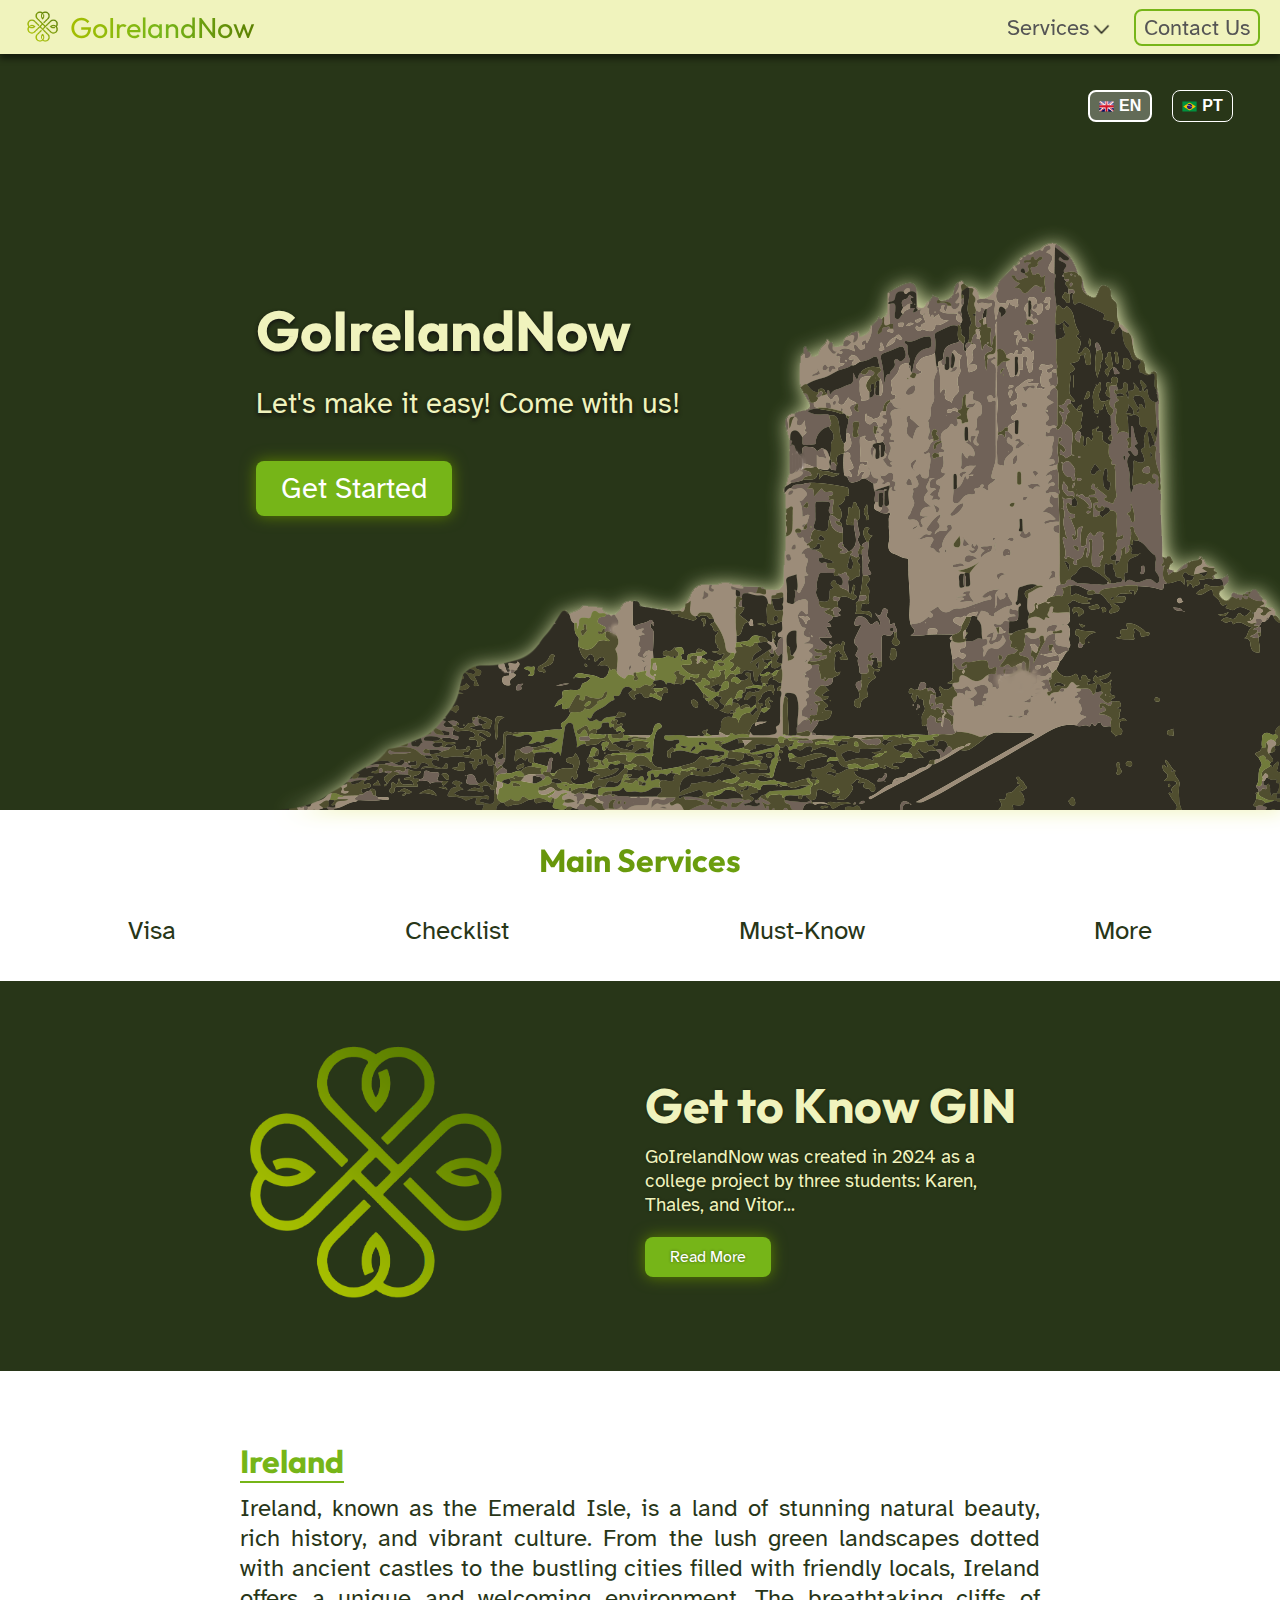
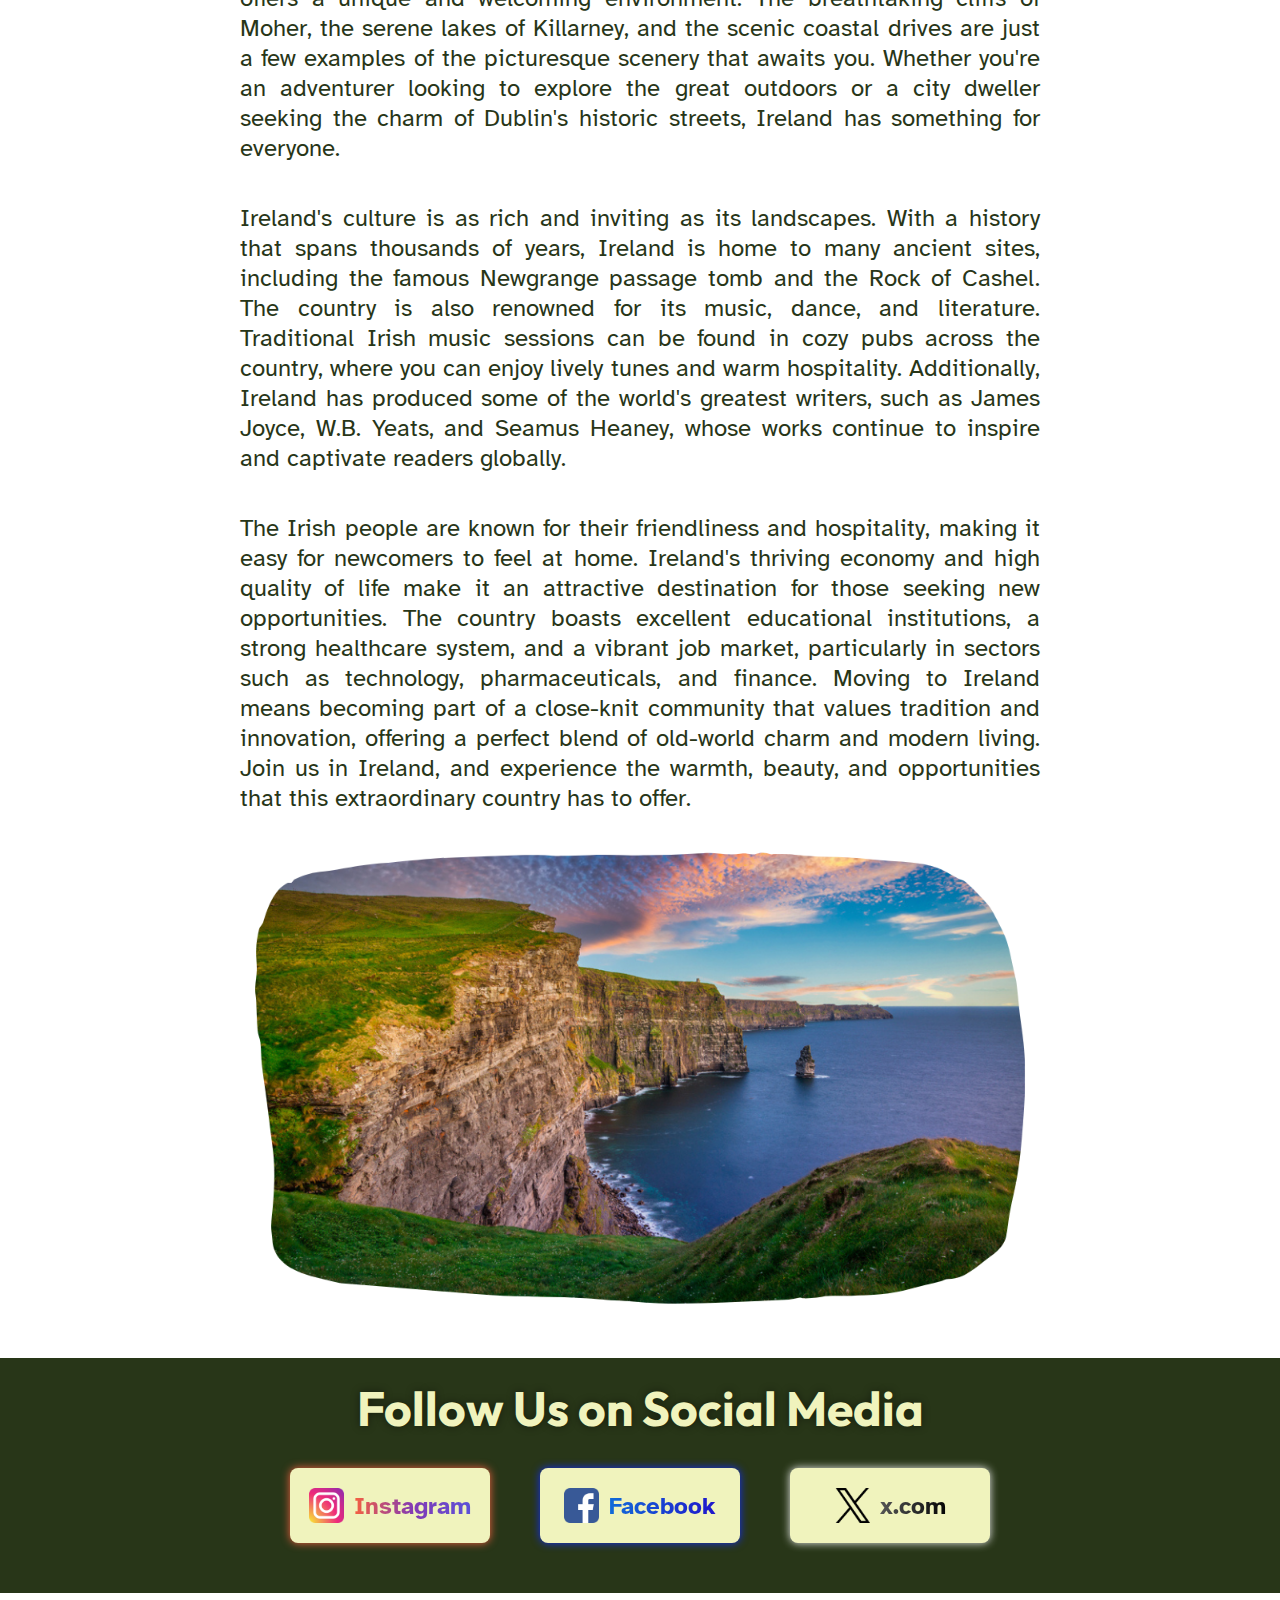
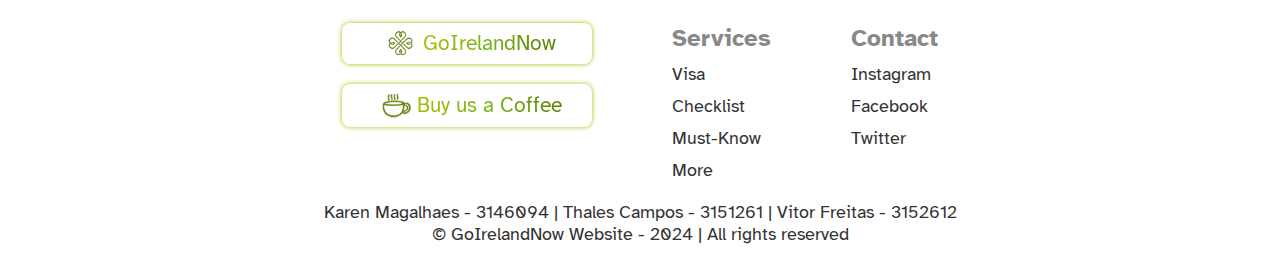
<file: index.html>
<!DOCTYPE html>
<html lang="en">

<head>
    <!-- Description of the Website -->
    <meta name="description" content="Main page of the website">
    <meta charset="UTF-8">
    <meta name="viewport" content="width=device-width, initial-scale=1.0">
    <!-- Title -->
    <title>GoIrelandNow</title>

    <!-- Imports -->
    <link rel="stylesheet" href="./styles/style.css">
    <link rel="stylesheet" href="./styles/index-style.css">
    <link rel="stylesheet" href="./styles/components/content.css">
    <link rel="shortcut icon" href="./assets/icons/logo-l.png" type="image/x-icon">

</head>

<body>
    <header class="header">
        <a class="header__logo" href="./index.html">
            <img class="header__logo--icon" src="./assets/icons/logo-bg-transparent.png" alt="Logo of the WebSite">
            <p class="header__logo--website" lang="en">GoIrelandNow</p>
        </a>
        <div class="header__menu">
            <p class="header__menu__dropdown" data-pt="Serviços" data-en="Services">Services</p>
            <nav class="header__menu-nav__dropdown">
                <div class="nav-container">
                    <h2>About</h2>
                    <a href="./pages/about-us.html" data-pt="Sobre Criadores" data-en="About Creators">About
                        Creators</a>
                    <a href="./pages/about-project.html" data-en="About the Project" data-pt="Sobre o Projeto">About
                        the Project</a>
                </div>
                <div class="nav-container">
                    <h2>Services</h2>
                    <a href="./pages/visa.html" data-pt="Visto" data-en="Visa">Visa</a>
                    <a href="./pages/checklist.html" lang="en">Checklist</a>
                    <a href="./pages/must-know.html" lang="en">Must-Know</a>
                    <a href="./pages/more.html" data-pt="Mais" data-en="More">More</a>
                </div>
            </nav>
            <a class="header__menu--link" href="./pages/contact-us.html" data-pt="Entre em Contato"
                data-en="Contact Us">Contact Us</a>
        </div>

        <img src="./assets/icons/menu-burger.png" class="header__menu-mobile" alt="Menu">
        <div class="header__menu-mobile__overlay"></div>
        <div class="header__menu-mobile__dropdown">
            <img class="close-button" src="./assets/icons/x-icon2.png" alt="Close the Menu">

            <h2 data-pt="Sobre" data-en="About">About</h2>
            <a href="./pages/about-us.html" data-pt="Sobre Nós" data-en="About Us">About Us</a>
            <a href="./pages/about-project.html" class="lastItem" data-pt="Sobre Projeto" data-en="About Project">About
                Project</a>

            <h2 data-pt="Serviços" data-en="Services">Services</h2>
            <a href="./pages/visa.html" data-pt="Visto" data-en="Visa">Visa</a>
            <a href="./pages/checklist.html" lang="en">Checklist</a>
            <a href="./pages/must-know.html" lang="en">Must-know</a>
            <a href="./pages/more.html" class="lastItem" data-pt="Saiba Mais" data-en="More">More</a>
            <a href="./pages/contact-us.html" class="header__menu--link" data-pt="Entre em Contato"
                data-en="Contact Us">Contact Us</a>

        </div>
    </header>
    <div class="translate">
        <div class="translate-button__container">
            <button id="en" class="translate--buttons button-active">
                <img src="./assets/icons/uk-flag.png" alt="United Kingdom Flag">
                <span>EN</span>
            </button>
            <button id="pt" class="translate--buttons ">
                <img src="./assets/icons/brazil-flag.png" alt="Brazilian Flag">
                <span>PT</span>
            </button>
        </div>
    </div>
    <main class="main">

        <section class="page-header">

            <h1 class="page-header__heading heading" lang="en">GoIrelandNow</h1>
            <p class="page-header__desc" data-pt="Vamos Juntos Nessa Nova Jornada!"
                data-en="Let's make it easy! Come with us!">Let's make it easy! Come with us!</p>
            <a class="page-header__link button" href="#" data-pt="Partiu" data-en="Get Started">Get Started</a>

            <div class="form-container">
                <div class="overlay"></div>
                <!-- The form -->
                <form class="form-popup" id="myForm">

                    <img class="form-close-icon" src="./assets/icons/x-icon2.png" alt="Close the Form">
                    <h2 class="form-heading" lang="en">GoIrelandNow</h2>

                    <label for="fname" data-pt="Primeiro Nome:" data-en="First Name:">First Name:</label>
                    <input type="text" placeholder="Enter your name" name="fname" id="fname" required>

                    <label for="sname" data-pt="Sobrenome" data-en="Surname">Surname:</label>
                    <input type="text" placeholder="Enter your surname" name="sname" id="sname" required>

                    <label for="email">Email:</label>
                    <input type="email" placeholder="Enter your email" name="email"
                        pattern="^[a-zA-Z0-9._%+-]+@[a-zA-Z0-9.-]$" id="email" required>

                    <label for="objective" data-pt="Objetivo:" data-en="Objective:">Objective:</label>
                    <textarea name="objective" id="objective" rows="5"
                        placeholder="Briefly explain what you are looking for"></textarea>

                    <button class="form-button" type="submit" data-pt="Enviar" data-en="Submit">Submit</button>

                </form>
            </div>
            <div class="confirmation-popup" data-pt="Enviado com Sucesso" data-en="Sent Successfully">Sent Successfully
            </div>

        </section>
        <section class="main-services">
            <h2 class="main-services__heading heading" data-pt="Serviços Principais" data-en="Main Services">Main
                Services</h2>
            <ul class="main-services__list">
                <li class="main-services__item">
                    <a href="./pages/visa.html" class="main-services__item--link" data-pt="Vistos"
                        data-en="Visa">Visa</a>
                </li>
                <li class="main-services__item">
                    <a href="./pages/checklist.html" class="main-services__item--link" lang="en">Checklist</a>
                </li>
                <li class="main-services__item">
                    <a href="./pages/must-know.html" class="main-services__item--link" lang="en">Must-Know</a>
                </li>
                <li class="main-services__item">
                    <a href="./pages/more.html" class="main-services__item--link" data-pt="Mais" data-en="More">More</a>
                </li>
            </ul>
        </section>
        <section class="intro">
            <div class="intro__img">
                <!-- Image Size: 520x350 -->
                <img src="./assets/icons/logo-bg-transparent.png" alt="Image of the logo">
            </div>
            <div class="intro__container">
                <h2 class="intro__heading" data-pt="Saiba Mais Sobre GIN" data-en="Get to Know GIN">Get to Know GIN</h2>
                <p class="intro__desc" data-pt="A GoIrelandNow foi criada em 2024 como um projeto universitário por três estudantes: Karen,
                Thales e Vitor..." data-en="GoIrelandNow was created in 2024 as a college project by three students: Karen,
                Thales, and Vitor...">GoIrelandNow was created in 2024 as a college project by three students: Karen,
                    Thales, and Vitor...
                </p>
                <a class="intro__link button" href="./pages/about-project.html" data-pt="Saiba Mais"
                    data-en="Read More">Read More</a>
            </div>
        </section>
        <section class="content">
            <h2 class="content__heading heading" data-pt="Irlanda" data-en="Ireland">Ireland</h2>
            <p class="content__desc"
                data-pt="A Irlanda, conhecida como a Ilha Esmeralda, é uma terra de beleza natural deslumbrante, história rica e cultura vibrante. Desde as paisagens verdejantes pontilhadas de castelos antigos até às cidades movimentadas repletas de habitantes simpáticos, a Irlanda oferece um ambiente único e acolhedor. As deslumbrantes
            As deslumbrantes falésias de Moher, os serenos lagos de Killarney e as paisagens costeiras são apenas alguns exemplos do cenário pitoresco que o espera. Quer seja um aventureiro à procura de explorar o grande
            ao ar livre ou um citadino que procura o encanto das ruas históricas de Dublin, a Irlanda tem algo para todos."
                data-en="Ireland, known as the Emerald Isle, is a land of stunning natural beauty, rich history, and vibrant culture. From the lush green landscapes dotted with ancient castles to the bustling cities filled with friendly locals, Ireland offers a unique and welcoming environment. The breathtaking
            cliffs of Moher, the serene lakes of Killarney, and the scenic coastal drives are just a few examples of the picturesque scenery that awaits you. Whether you're an adventurer looking to explore the great
            outdoors or a city dweller seeking the charm of Dublin's historic streets, Ireland has something for everyone.">
                Ireland, known as the Emerald Isle, is a land of stunning natural beauty, rich history, and vibrant
                culture. From the lush green landscapes dotted with ancient castles to the bustling cities filled with
                friendly locals, Ireland offers a unique and welcoming environment. The breathtaking
                cliffs of Moher, the serene lakes of Killarney, and the scenic coastal drives are just a few examples of
                the picturesque scenery that awaits you. Whether you're an adventurer looking to explore the great
                outdoors or a city dweller seeking the charm of Dublin's historic streets, Ireland has something for
                everyone.</p><br>

            <p class="content__desc" data-pt="A cultura da Irlanda é tão rica e convidativa como as suas paisagens. Com uma história que se estende por milhares de anos, a Irlanda é o lar de muitos sítios antigos, incluindo a famosa passagem de Newgrange
            túmulo de Newgrange e o Rochedo de Cashel. O país é também conhecido pela sua música, dança e literatura. As sessões de música tradicional irlandesa podem ser encontradas em pubs acolhedores por todo o país, onde pode desfrutar de
            onde pode desfrutar de melodias animadas e de uma hospitalidade calorosa. Além disso, a Irlanda produziu alguns dos maiores escritores do mundo, como James Joyce, W.B. Yeats e Seamus Heaney, cujas obras continuam a inspirar e
            continuam a inspirar e cativar os leitores de todo o mundo." data-en="Ireland's culture is as rich and inviting as its landscapes. With a history that spans thousands of years, Ireland is home to many ancient sites, including the famous Newgrange passage
            tomb and the Rock of Cashel. The country is also renowned for its music, dance, and literature. Traditional Irish music sessions can be found in cozy pubs across the country, where you can enjoy
            lively tunes and warm hospitality. Additionally, Ireland has produced some of the world's greatest writers, such as James Joyce, W.B. Yeats, and Seamus Heaney, whose works continue to inspire and
            captivate readers globally.">
                Ireland's culture is as rich and inviting as its landscapes. With a history that spans thousands of
                years, Ireland is home to many ancient sites, including the famous Newgrange passage
                tomb and the Rock of Cashel. The country is also renowned for its music, dance, and literature.
                Traditional Irish music sessions can be found in cozy pubs across the country, where you can enjoy
                lively tunes and warm hospitality. Additionally, Ireland has produced some of the world's greatest
                writers, such as James Joyce, W.B. Yeats, and Seamus Heaney, whose works continue to inspire and
                captivate readers globally.</p><br>

            <p class="content__desc"
                data-pt="Os irlandeses são conhecidos pela sua simpatia e hospitalidade, o que faz com que os recém-chegados se sintam facilmente em casa. A economia próspera e a elevada qualidade de vida da Irlanda tornam-na um destino atrativo
            destino atrativo para quem procura novas oportunidades. O país possui excelentes instituições de ensino, um forte sistema de saúde e um mercado de trabalho vibrante, especialmente em sectores como a tecnologia, a indústria farmacêutica e as finanças. Mudar-se para a Irlanda significa tornar-se parte de uma comunidade muito unida que valoriza a tradição e a inovação, oferecendo uma mistura perfeita entre o charme do velho mundo e a vida moderna. Junte-se a nós
            na Irlanda e experimente o calor, a beleza e as oportunidades que este país extraordinário tem para oferecer."
                data-en="The Irish people are known for their friendliness and hospitality, making it easy for newcomers to feel at home. Ireland's thriving economy and high quality of life make it an attractive
            destination for those seeking new opportunities. The country boasts excellent educational institutions, a strong healthcare system, and a vibrant job market, particularly in sectors such as technology, pharmaceuticals, and finance. Moving to Ireland means becoming part of a close-knit community that values tradition and innovation, offering a perfect blend of old-world charm and modern living. Join us
            in Ireland, and experience the warmth, beauty, and opportunities that this extraordinary country has to offer.">
                The Irish people are known for their friendliness and hospitality, making it easy for newcomers to feel
                at home. Ireland's thriving economy and high quality of life make it an attractive
                destination for those seeking new opportunities. The country boasts excellent educational institutions,
                a strong healthcare system, and a vibrant job market, particularly in sectors such as technology,
                pharmaceuticals, and finance. Moving to Ireland means becoming part of a close-knit community that
                values tradition and innovation, offering a perfect blend of old-world charm and modern living. Join us
                in Ireland, and experience the warmth, beauty, and opportunities that this extraordinary country has to
                offer.</p>

            <div class="content__img__about-ireland">
                <img src="./assets/images/cliffs.png" alt="Image of the cliffs of moher">
            </div>
        </section>
        <aside class="social-media">
            <h2 class="social-media__heading heading" data-pt="Siga Nossas Redes Sociais"
                data-en="Follow Us on Social Media">Follow Us on Social Media</h2>
            <div class="social-media__container">
                <a class="social-media__card instagram-card" href="https://www.instagram.com/" target="_blank">
                    <img src="./assets/icons/instagram-icon.png" alt="Logo of the Instagram">
                    <p class="instagram-text">Instagram</p>
                </a>
                <a class="social-media__card facebook-card" href="https://www.facebook.com/" target="_blank">
                    <img src="./assets/icons/facebook-icon.png" alt="Logo of the Facebook">
                    <p class="facebook-text">Facebook</p>
                </a>
                <a class="social-media__card twitter-card" href="https://x.com/" target="_blank">
                    <img src="./assets/icons/x-twitter.png" alt="Logo of the X">
                    <p class="twitter-text">x.com</p>
                </a>
            </div>
        </aside>
    </main>
    <footer class="footer">
        <div class="footer__container">
            <div class="footer__logo">
                <a href="#" class="footer__logo__container">
                    <img class="footer__logo--icon" src="./assets/icons/logo-l2.png" alt="Logo of the WebSite">
                    <p class="footer__logo--website">GoIrelandNow</p>
                </a>
                <a href="https://buymeacoffee.com/" target="_blank" class="footer__logo__container">
                    <img class="footer__logo--icon" src="./assets/icons/coffee.png" alt="Buy us a coffee">
                    <p class="footer__logo--website" data-pt="Colabore" data-en="Buy us a Coffee">Buy us a Coffee</p>
                </a>
            </div>
            <div class="footer__services">
                <h2 class="footer__services__heading" data-pt="" data-en="">Services</h2>
                <a href="./pages/visa.html" class="footer__services__link" data-pt="Visto" data-en="Visa">Visa</a>
                <a href="./pages/checklist.html" class="footer__services__link">Checklist</a>
                <a href="./pages/must-know.html" class="footer__services__link">Must-Know</a>
                <a href="./pages/more.html" class="footer__services__link" data-pt="Mais" data-en="More">More</a>

            </div>
            <div class="footer__contact">
                <h2 class="footer__contact__heading" data-pt="" data-en="">Contact</h2>
                <a href="https://www.instagram.com/" target="_blank" class="footer__contact__link">Instagram</a>
                <a href="https://www.facebook.com/" target="_blank" class="footer__contact__link">Facebook</a>
                <a href="https://x.com/" target="_blank" class="footer__contact__link">Twitter</a>
            </div>
        </div>
        <p class="footer-copyright margin-top-20">Karen Magalhaes - 3146094 | Thales Campos - 3151261 | Vitor Freitas -
            3152612</p>
        <p class="footer-copyright" data-pt="&copy; GoIrelandNow Website - 2024 | Todos os direitos reservados."
            data-en="&copy; GoIrelandNow Website - 2024 | All rights reserved.">&copy; GoIrelandNow Website - 2024 | All
            rights reserved</p>

    </footer>

    <script src="./src/header-menu-dropdown.js"></script>
    <script src="./src/get-started.js"></script>
    <script src="./src/translate.js"></script>

</body>

</html>
</file>
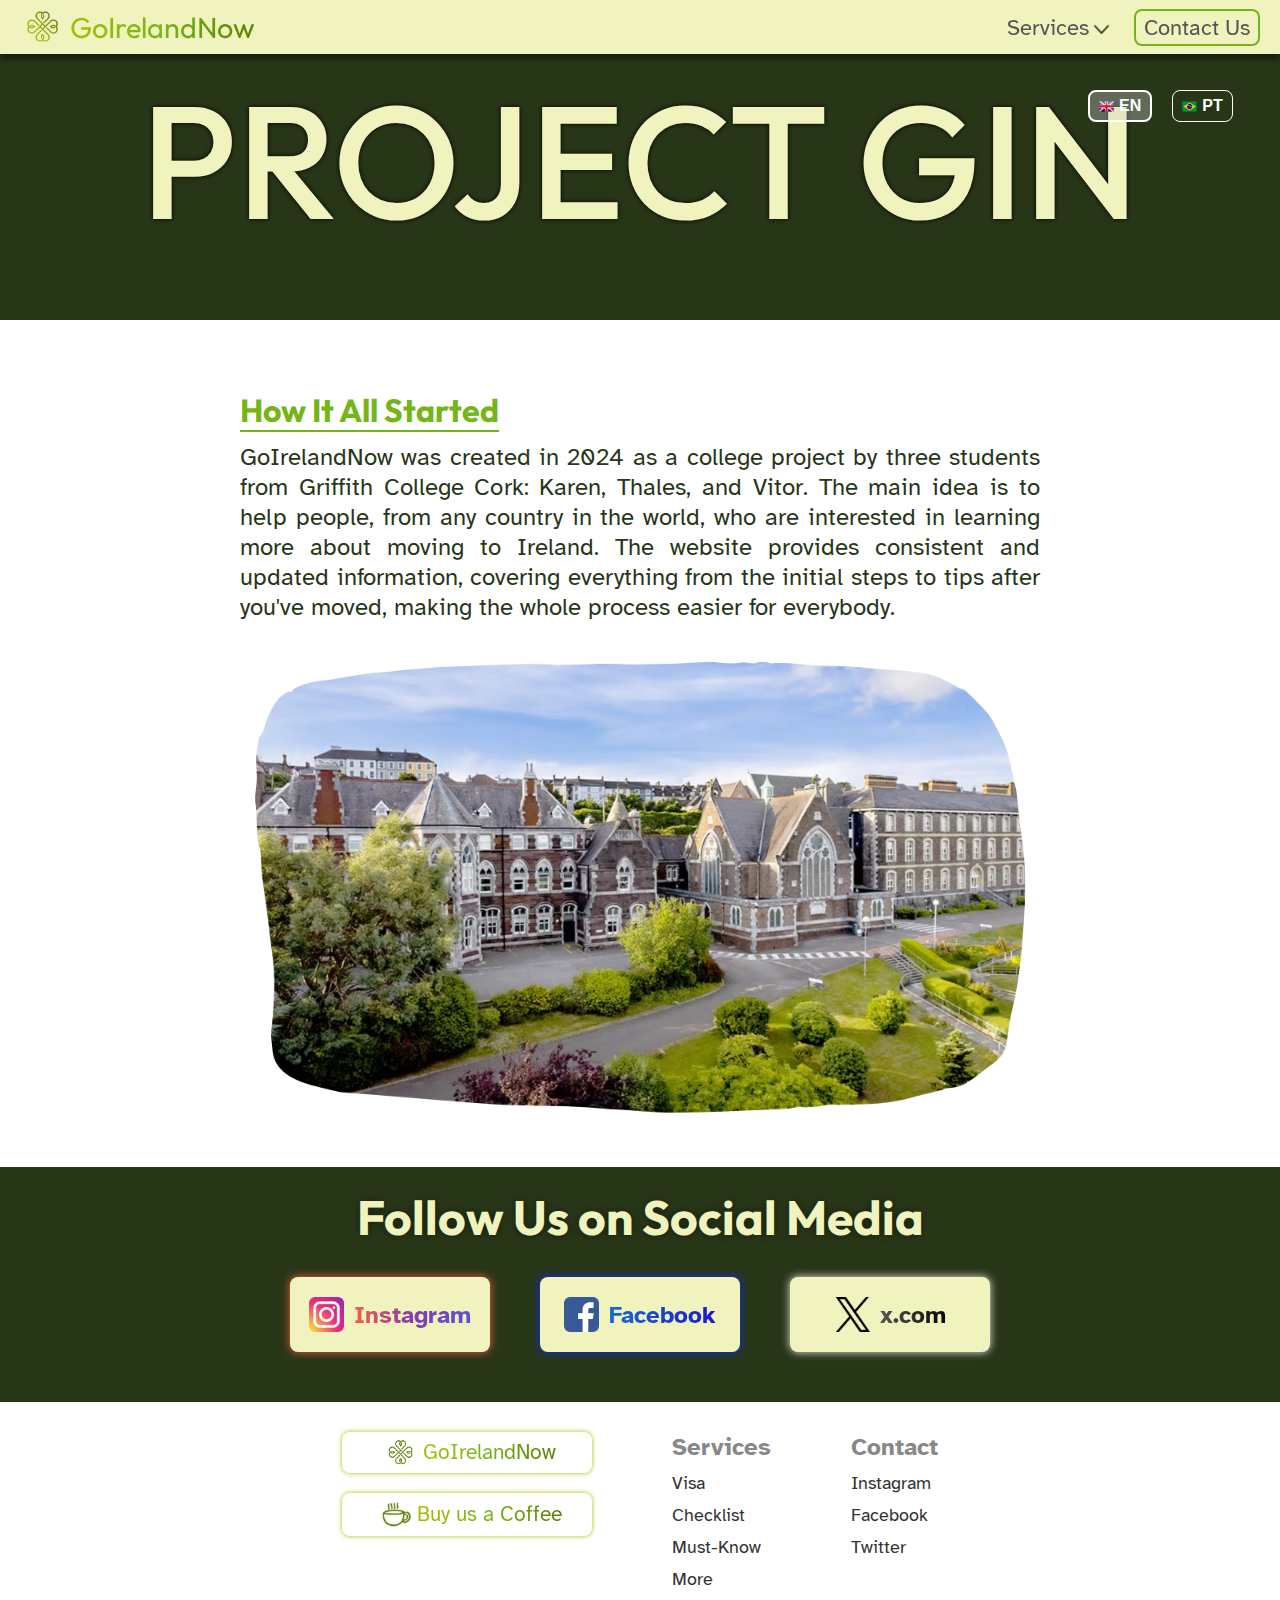
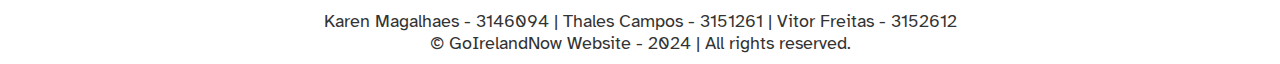
<file: pages/about-project.html>
<!DOCTYPE html>
<html lang="en">

<head>
    <!-- Description of the Website -->
    <meta name="description" content="Page to introduce the members of the website">
    <meta charset="UTF-8">
    <meta name="viewport" content="width=device-width, initial-scale=1.0">
    <!-- Title -->
    <title>GoIrelandNow</title>

    <!-- Imports -->
    <link rel="stylesheet" href="../styles/style.css">
    <link rel="stylesheet" href="../styles/components/content.css">
    <link rel="shortcut icon" href="../assets/icons/logo-l.png" type="image/x-icon">

</head>

<body>
    <!-- Header section -->
    <header class="header">
        <a class="header__logo" href="../index.html">
            <img class="header__logo--icon" src="../assets/icons/logo-bg-transparent.png" alt="Logo of the WebSite">
            <p class="header__logo--website">GoIrelandNow</p>
        </a>
        <div class="header__menu">
            <p class="header__menu__dropdown">Services</p>
            <nav class="header__menu-nav__dropdown">
                <div class="nav-container">
                    <h2>About</h2>
                    <a href="../pages/about-us.html" data-pt="Sobre Criadores" data-en="About Creators">About
                        Creators</a>
                    <a href="../pages/about-project.html" data-en="About the Project" data-pt="Sobre o Projeto">About
                        the
                        Project</a>
                </div>
                <div class="nav-container">
                    <h2>Services</h2>
                    <a href="../pages/visa.html">Visa</a>
                    <a href="../pages/checklist.html">Checklist</a>
                    <a href="../pages/must-know.html">Must-Know</a>
                    <a href="../pages/more.html">More</a>
                </div>
            </nav>
            <a class="header__menu--link" href="../pages/contact-us.html">Contact Us</a>
        </div>
        <!-- Mobile menu -->
        <img src="../assets/icons/menu-burger.png" class="header__menu-mobile" alt="Menu">
        <div class="header__menu-mobile__overlay"></div>
        <div class="header__menu-mobile__dropdown">
            <img class="close-button" src="../assets/icons/x-icon2.png" alt="Close the Menu">

            <h2 data-pt="Sobre" data-en="About">About</h2>
            <a href="../pages/about-us.html" data-pt="Sobre Nós" data-en="About Us">About Us</a>
            <a href="../pages/about-project.html" class="lastItem" data-pt="Sobre Projeto" data-en="About Project">About
                Project</a>

            <h2 data-pt="Serviços" data-en="Services">Services</h2>
            <a href="../pages/visa.html" data-pt="Visto" data-en="Visa">Visa</a>
            <a href="../pages/checklist.html" lang="en">Checklist</a>
            <a href="../pages/must-know.html" lang="en">Must-know</a>
            <a href="../pages/more.html" class="lastItem" data-pt="Saiba Mais" data-en="More">More</a>
            <a href="../pages/contact-us.html" class="header__menu--link" data-pt="Entre em Contato"
                data-en="Contact Us">Contact Us</a>

        </div>
    </header>
    <!-- Language translation buttons -->
    <div class="translate">
        <div class="translate-button__container">
            <button id="en" class="translate--buttons button-active">
                <img src="../assets/icons/uk-flag.png" alt="United Kingdom Flag">
                <span>EN</span>
            </button>
            <button id="pt" class="translate--buttons ">
                <img src="../assets/icons/brazil-flag.png" alt="Brazilian Flag">
                <span>PT</span>
            </button>
        </div>
    </div>
    <!-- Main content -->
    <main class="main">
        <section class="intro-pages">
            <div class="intro-pages__container">
                <h2 class="intro-pages__heading">PROJECT GIN</h2>
            </div>
        </section>
        <section class="content">
            <!-- About project content -->
            <h2 class="content__heading heading" data-pt="Como Tudo Começou" data-en="How It All Started">
                How It All Started
            </h2>

            <p class="content__desc"
                data-pt="A GoIrelandNow foi criada em 2024 como um projeto universitário por três alunos da Griffith College Cork: Karen, Thales e Vitor. A ideia principal é ajudar as pessoas, de qualquer país do mundo, que estejam interessadas em saber mais sobre como se mudar para a Irlanda. O site fornece informações consistentes e atualizadas, abrangendo desde as etapas iniciais até dicas após a mudança, facilitando todo o processo para todos."
                data-en="GoIrelandNow was created in 2024 as a college project by three students from Griffith College Cork: Karen, Thales, and Vitor. The main idea is to help people, from any country in the world, who are interested in learning more about moving to Ireland. The website provides consistent and updated information, covering everything from the initial steps to tips after you've moved, making the whole process easier for everybody.">
                GoIrelandNow was created in 2024 as a college project by three students from Griffith College Cork:
                Karen, Thales, and Vitor. The main idea is to help people, from any country in the world, who are
                interested in learning more about moving to Ireland. The website provides consistent and updated
                information, covering everything from the initial steps to tips after you've moved, making the whole
                process easier for everybody.
            </p>

            <div class="content__img__about-project">
                <img src="../assets/images/griffith.jpg" alt="Image of Griffith College Cork Campus">
            </div>
        </section>
    </main>
    <!-- Social media section -->
    <aside class="social-media">
        <h2 class="social-media__heading heading">Follow Us on Social Media</h2>
        <div class="social-media__container">
            <a class="social-media__card instagram-card" href="https://www.instagram.com/" target="_blank">
                <img src="../assets/icons/instagram-icon.png" alt="Logo of the Instagram">
                <p class="instagram-text">Instagram</p>
            </a>
            <a class="social-media__card facebook-card" href="https://www.facebook.com/" target="_blank">
                <img src="../assets/icons/facebook-icon.png" alt="Logo of the Facebook">
                <p class="facebook-text">Facebook</p>
            </a>
            <a class="social-media__card twitter-card" href="https://x.com/" target="_blank">
                <img src="../assets/icons/x-twitter.png" alt="Logo of the X">
                <p class="twitter-text">x.com</p>
            </a>
        </div>
    </aside>
    <!-- Footer section -->
    <footer class="footer">
        <div class="footer__container">
            <div class="footer__logo">
                <a href="../index.html" class="footer__logo__container">
                    <img class="footer__logo--icon" src="../assets/icons/logo-l2.png" alt="Logo of the WebSite">
                    <p class="footer__logo--website" >GoIrelandNow</p>
                </a>
                <a href="https://buymeacoffee.com/" target="_blank" class="footer__logo__container">
                    <img class="footer__logo--icon" src="../assets/icons/coffee.png" alt="Buy us a coffee">
                    <p class="footer__logo--website">Buy us a Coffee</p>
                </a>
            </div>
            <div class="footer__services">
                <h2 class="footer__services__heading">Services</h2>
                <a href="./visa.html" class="footer__services__link">Visa</a>
                <a href="./checklist.html" class="footer__services__link">Checklist</a>
                <a href="./must-know.html" class="footer__services__link">Must-Know</a>
                <a href="./more.html" class="footer__services__link">More</a>

            </div>
            <div class="footer__contact">
                <h2 class="footer__contact__heading">Contact</h2>
                <a href="https://www.instagram.com/" target="_blank" class="footer__contact__link">Instagram</a>
                <a href="https://www.facebook.com/" target="_blank" class="footer__contact__link">Facebook</a>
                <a href="https://x.com/" target="_blank" class="footer__contact__link">Twitter</a>
            </div>
        </div>
        <p class="footer-copyright margin-top-20">Karen Magalhaes - 3146094 | Thales Campos - 3151261 | Vitor Freitas -
            3152612</p>
        <p class="footer-copyright" data-pt="&copy; GoIrelandNow Website - 2024 | Todos os direitos reservados."
            data-en="&copy; GoIrelandNow Website - 2024 | All rights reserved.">&copy; GoIrelandNow Website - 2024 | All
            rights reserved.</p>
    </footer>
    <!-- JavaScript files -->
    <script src="../src/header-menu-dropdown.js"></script>
    <script src="../src/translate.js"></script>
</body>

</html>
</file>
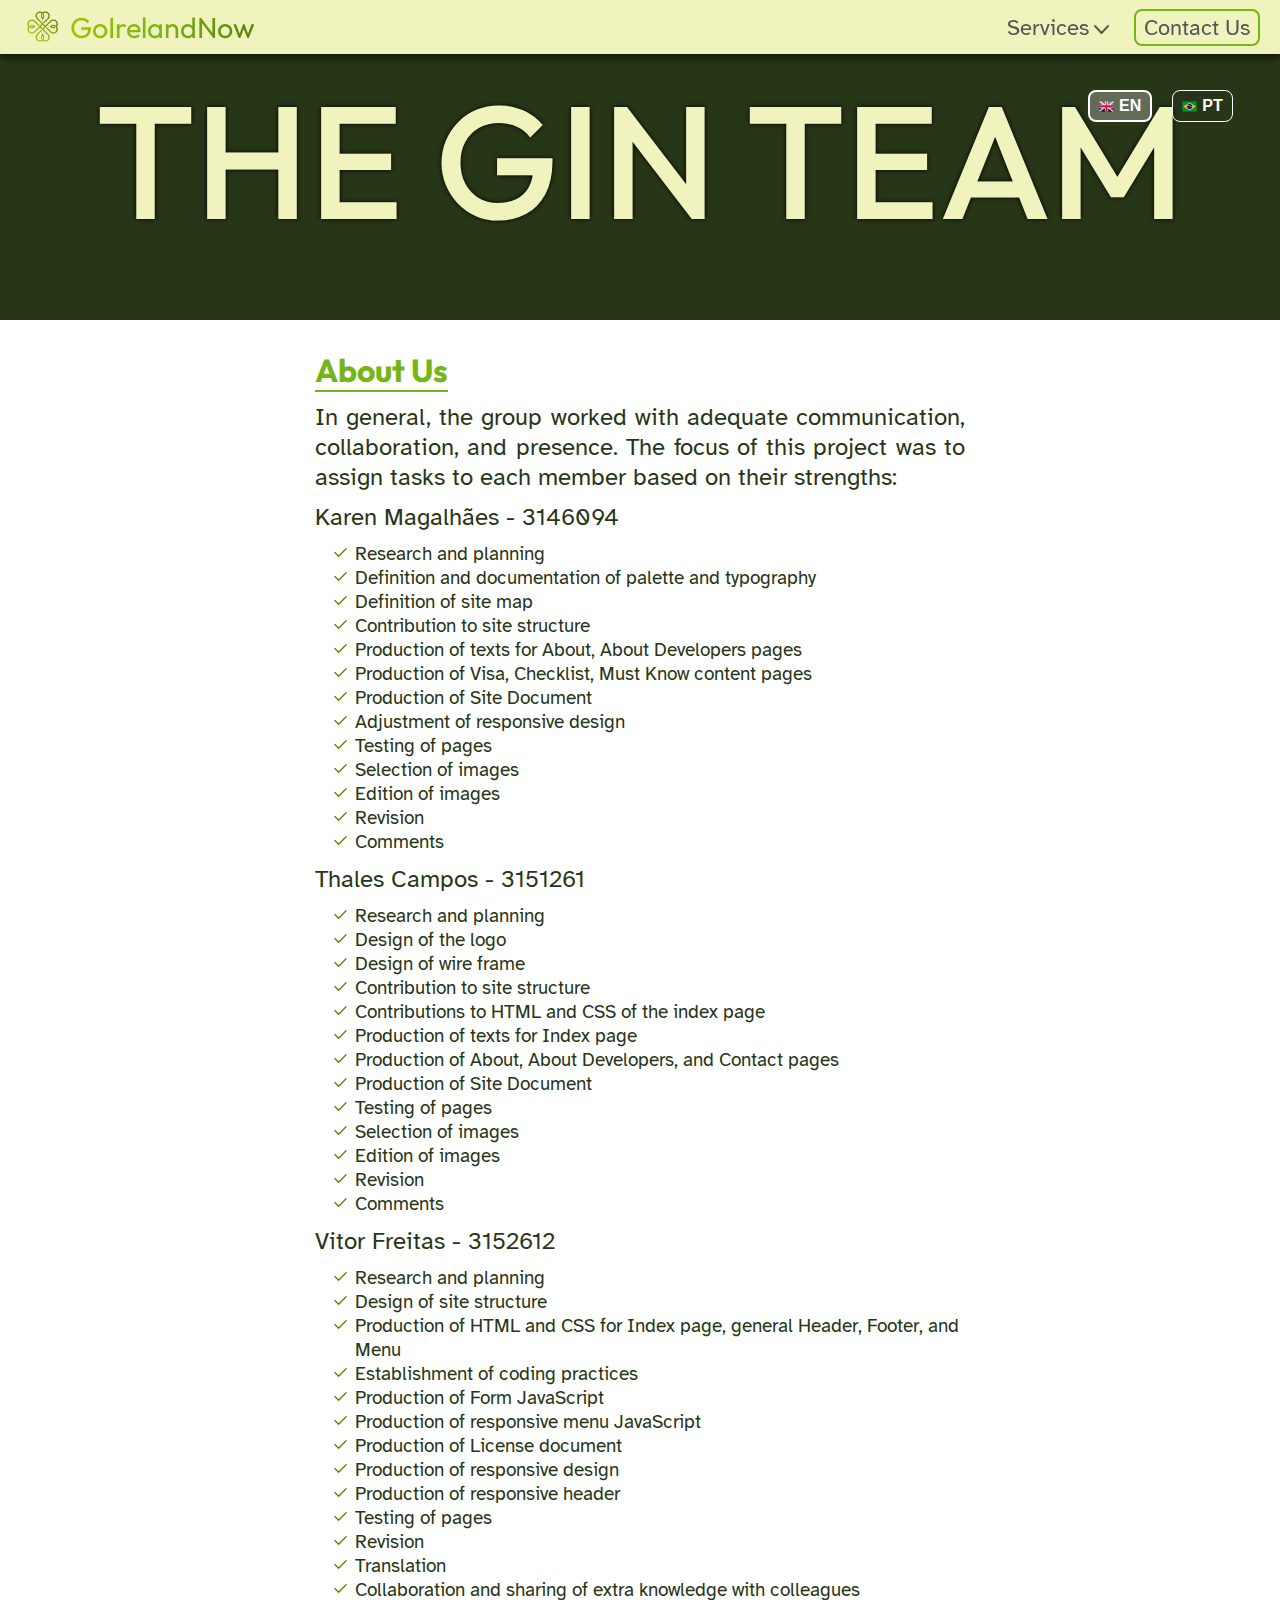
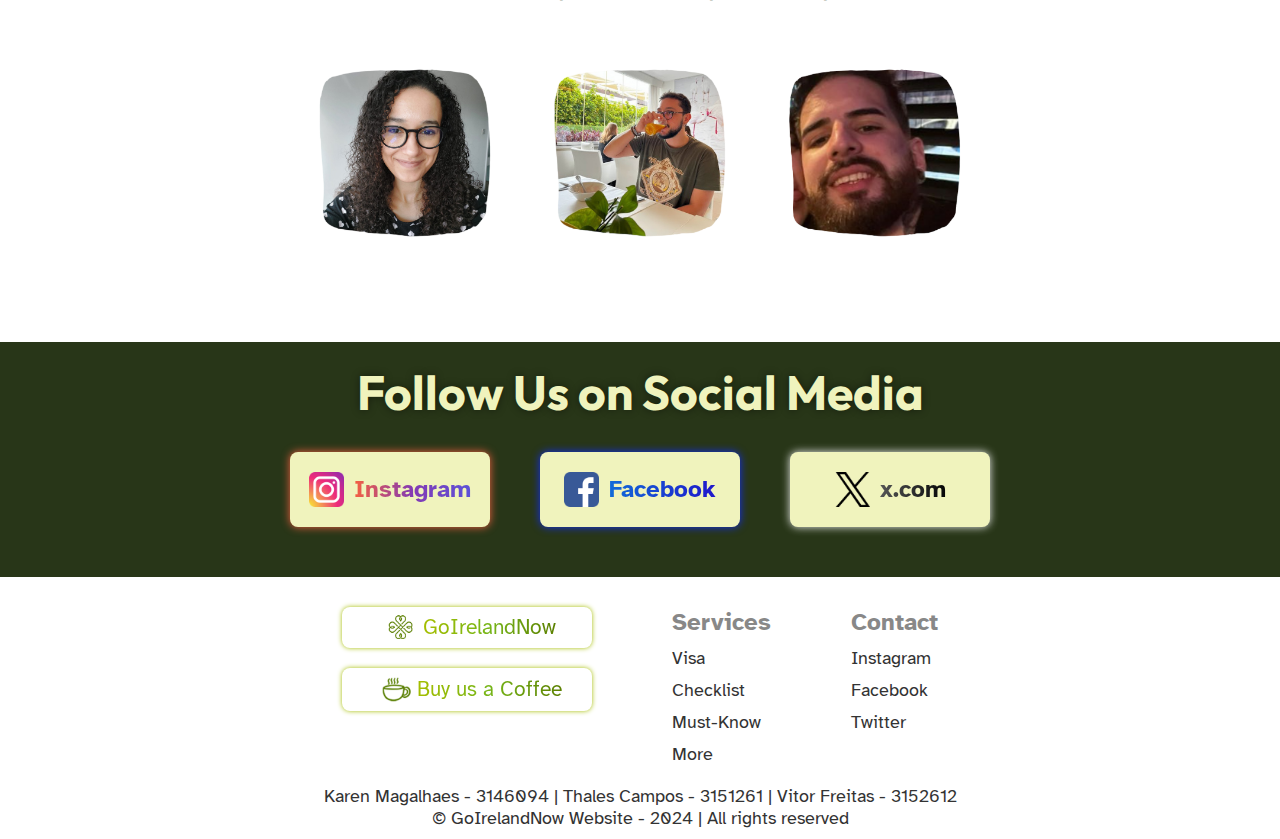
<file: pages/about-us.html>
<!DOCTYPE html>
<html lang="en">

<head>
    <!-- Description of the Website -->
    <meta name="description" content="Page to introduce the members of the website">
    <meta charset="UTF-8">
    <meta name="viewport" content="width=device-width, initial-scale=1.0">
    <!-- Title -->
    <title>GoIrelandNow</title>

    <!-- Imports -->
    <link rel="stylesheet" href="../styles/style.css">
    <link rel="stylesheet" href="../styles/components/content.css">
    <link rel="shortcut icon" href="../assets/icons/logo-l.png" type="image/x-icon">

</head>

<body>
    <header class="header">
        <a class="header__logo" href="../index.html">
            <img class="header__logo--icon" src="../assets/icons/logo-bg-transparent.png" alt="Logo of the WebSite">
            <p class="header__logo--website">GoIrelandNow</p>
        </a>
        <div class="header__menu">
            <p class="header__menu__dropdown">Services</p>
            <nav class="header__menu-nav__dropdown">
                <div class="nav-container">
                    <h2>About</h2>
                    <a href="../pages/about-us.html" data-pt="Sobre Criadores" data-en="About Creators">About
                        Creators</a>
                    <a href="../pages/about-project.html" data-en="About the Project" data-pt="Sobre o Projeto">About
                        the
                        Project</a>
                </div>
                <div class="nav-container">
                    <h2>Services</h2>
                    <a href="../pages/visa.html">Visa</a>
                    <a href="../pages/checklist.html">Checklist</a>
                    <a href="../pages/must-know.html">Must-Know</a>
                    <a href="../pages/more.html">More</a>
                </div>
            </nav>
            <a class="header__menu--link" href="../pages/contact-us.html">Contact Us</a>
        </div>

        <img src="../assets/icons/menu-burger.png" class="header__menu-mobile" alt="Menu">
        <div class="header__menu-mobile__overlay"></div>
        <div class="header__menu-mobile__dropdown">
            <img class="close-button" src="../assets/icons/x-icon2.png" alt="Close the Menu">

            <h2 data-pt="Sobre" data-en="About">About</h2>
            <a href="../pages/about-us.html" data-pt="Sobre Nós" data-en="About Us">About Us</a>
            <a href="../pages/about-project.html" class="lastItem" data-pt="Sobre Projeto" data-en="About Project">About
                Project</a>

            <h2 data-pt="Serviços" data-en="Services">Services</h2>
            <a href="../pages/visa.html" data-pt="Visto" data-en="Visa">Visa</a>
            <a href="../pages/checklist.html" lang="en">Checklist</a>
            <a href="../pages/must-know.html" lang="en">Must-know</a>
            <a href="../pages/more.html" class="lastItem" data-pt="Saiba Mais" data-en="More">More</a>
            <a href="../pages/contact-us.html" class="header__menu--link" data-pt="Entre em Contato"
                data-en="Contact Us">Contact Us</a>

        </div>
    </header>
    <div class="translate">
        <div class="translate-button__container">
            <button id="en" class="translate--buttons button-active">
                <img src="../assets/icons/uk-flag.png" alt="United Kingdom Flag">
                <span>EN</span>
            </button>
            <button id="pt" class="translate--buttons ">
                <img src="../assets/icons/brazil-flag.png" alt="Brazilian Flag">
                <span>PT</span>
            </button>
        </div>
    </div>
    <main class="main">
        <section class="intro-pages">
            <div class="intro-pages__container">
                <h2 class="intro-pages__heading" data-en="THE GIN TEAM" data-pt="A EQUIPE GIN">THE GIN TEAM</h2>
            </div>
        </section>
        <section class="content about-us__content">

            <h2 class="content__heading heading" data-en="About Us" data-pt="Sobre Nós">About Us</h2>

            <p class="content__desc"
                data-en="In general, the group worked with adequate communication, collaboration, and presence. The focus of this project was to assign tasks to each member based on their strengths:"
                data-pt="Em geral, o grupo trabalhou com comunicação, colaboração e presença adequadas. O foco desse projeto foi atribuir tarefas a cada membro com base em seus pontos fortes:">
                In general, the group worked with adequate communication, collaboration, and presence. The
                focus of this project was to assign tasks to each member based on their strengths:
            </p>
            <p class="content__desc">Karen Magalhães - 3146094</p>
            <ul class="content__desc-list">
                <li data-en="Research and planning" data-pt="Pesquisa e Planejamento">Research and planning</li>
                <li data-en="Definition and documentation of palette and typography" data-pt="Definição e documentação da paleta e da tipografia">Definition and documentation of palette and typography</li>
                <li data-en="Definition of site map" data-pt="Definição do site map">Definition of site map</li>
                <li data-en="Contribution to site structure" data-pt="Contribuiu para a estrutura do website">Contribution to site structure</li>
                <li data-en="Production of texts for About, About Developers pages" data-pt="Produção de texto para as páginas Sobre Nós e Sobre Criadores">Production of texts for About, About Developers pages</li>
                <li data-en="Production of Visa, Checklist, Must Know content pages" data-pt="Produção do conteudo das páginas Visa, Checklist e Must-Know">Production of Visa, Checklist, Must Know content pages</li>
                <li data-en="Production of Site Document" data-pt="Produção da documentação do site">Production of Site Document</li>
                <li data-en="Adjustment of responsive design" data-pt="Ajustes na responsividade das páginas">Adjustment of responsive design</li>
                <li data-en="Testing of pages" data-pt="Testes nas Páginas">Testing of pages</li>
                <li data-en="Selection of images" data-pt="Seleção de imagens">Selection of images</li>
                <li data-en="Edition of images" data-pt="Edição de imagens">Edition of images</li>
                <li data-en="Revision" data-pt="Revisão">Revision</li>
                <li data-en="Comments" data-pt="Comentários">Comments</li>
            </ul>
            <p class="content__desc">Thales Campos - 3151261</p>
            <ul class="content__desc-list">
                <li data-en="Research and planning" data-pt="Pesquisa e Planejamento">Research and planning</li>
                <li data-en="Design of the logo" data-pt="Desenvolveu o design do logo">Design of the logo</li>
                <li data-en="Design of wire frame" data-pt="Desenvolveu o wire frame">Design of wire frame</li>
                <li data-en="Contribution to site structure" data-pt="Contribuiu para a estrutura do website">Contribution to site structure</li>
                <li data-en="Contributions to HTML and CSS of the index page" data-pt="Contribuiu para o HTML e CSS da página index">Contributions to HTML and CSS of the index page</li>
                <li data-en="Production of texts for Index page" data-pt="Produção de texto para a página index">Production of texts for Index page</li>
                <li data-en="Production of About, About Developers, and Contact pages" data-pt="Produção das páginas Sobre Nós, Sobre Criadores e Entre em Contato">Production of About, About Developers, and Contact pages</li>
                <li data-en="Production of Site Document" data-pt="Produção da documentação do site">Production of Site Document</li>
                <li data-en="Testing of pages" data-pt="Testes nas Páginas">Testing of pages</li>
                <li data-en="Selection of images" data-pt="Seleção de imagens">Selection of images</li>
                <li data-en="Edition of images" data-pt="Edição de imagens">Edition of images</li>
                <li data-en="Revision" data-pt="Revisão">Revision</li>
                <li data-en="Comments" data-pt="Comentários">Comments</li>
            </ul>
            <p class="content__desc">Vitor Freitas - 3152612</p>
            <ul class="content__desc-list">
                <li data-en="Research and planning" data-pt="Pesquisa e Planejamento">Research and planning</li>
                <li data-en="Design of site structure" data-pt="Design da estutura do site">Design of site structure</li>
                <li data-en="Production of HTML and CSS for Index page, general Header, Footer, and Menu" data-pt="Produção do HTML e CSS da página index, cabeçalhos e rodapé de todas as páginas">Production of HTML and CSS for Index page, general Header, Footer, and Menu</li>
                <li data-en="Establishment of coding practices" data-pt="Estabeleceu padrões e boas práticas">Establishment of coding practices</li>
                <li data-en="Production of Form JavaScript" data-pt="Produção do Formulário JavaScript">Production of Form JavaScript</li>
                <li data-en="Production of responsive menu JavaScript" data-pt="Produção do menu repsonsivo pelo JavaScript">Production of responsive menu JavaScript</li>
                <li data-en="Production of License Document" data-pt="Produção do documento de Licença">Production of License document</li>
                <li data-en="Production of responsive design" data-pt="Produção do Design responsivo">Production of responsive design</li>
                <li data-en="Production of responsive header" data-pt="Produção do Cabeçalho responsivo">Production of responsive header</li>
                <li data-en="Testing of pages" data-pt="Teste de páginas">Testing of pages</li>
                <li data-en="Revision" data-pt="Revisão">Revision</li>
                <li data-en="Translation" data-pt="Tradução">Translation</li>
                <li data-en="Collaboration and sharing of extra knowledge with colleagues" data-pt="Colaborou compartilhando conhecimento pŕoprio para a equipe">Collaboration and sharing of extra knowledge with colleagues</li>
            </ul>
            <div class="content__img__about-us">
                <img src="../assets/images/about_us.png" alt="Image of the team">
            </div>
        </section>
    </main>
    <aside class="social-media">
        <h2 class="social-media__heading heading">Follow Us on Social Media</h2>
        <div class="social-media__container">
            <a class="social-media__card instagram-card" href="https://www.instagram.com/" target="_blank">
                <img src="../assets/icons/instagram-icon.png" alt="Logo of the Instagram">
                <p class="instagram-text">Instagram</p>
            </a>
            <a class="social-media__card facebook-card" href="https://www.facebook.com/" target="_blank">
                <img src="../assets/icons/facebook-icon.png" alt="Logo of the Facebook">
                <p class="facebook-text">Facebook</p>
            </a>
            <a class="social-media__card twitter-card" href="https://x.com/" target="_blank">
                <img src="../assets/icons/x-twitter.png" alt="Logo of the X">
                <p class="twitter-text">x.com</p>
            </a>
        </div>
    </aside>
    <footer class="footer">
        <div class="footer__container">
            <div class="footer__logo">
                <a href="../index.html" class="footer__logo__container">
                    <img class="footer__logo--icon" src="../assets/icons/logo-l2.png" alt="Logo of the WebSite">
                    <p class="footer__logo--website" >GoIrelandNow</p>
                </a>
                <a href="https://buymeacoffee.com/" target="_blank" class="footer__logo__container">
                    <img class="footer__logo--icon" src="../assets/icons/coffee.png" alt="Buy us a coffee">
                    <p class="footer__logo--website">Buy us a Coffee</p>
                </a>
            </div>
            <div class="footer__services">
                <h2 class="footer__services__heading">Services</h2>
                <a href="./visa.html" class="footer__services__link">Visa</a>
                <a href="./checklist.html" class="footer__services__link">Checklist</a>
                <a href="./must-know.html" class="footer__services__link">Must-Know</a>
                <a href="./more.html" class="footer__services__link">More</a>

            </div>
            <div class="footer__contact">
                <h2 class="footer__contact__heading">Contact</h2>
                <a href="https://www.instagram.com/" target="_blank" class="footer__contact__link">Instagram</a>
                <a href="https://www.facebook.com/" target="_blank" class="footer__contact__link">Facebook</a>
                <a href="https://x.com/" target="_blank" class="footer__contact__link">Twitter</a>
            </div>
        </div>
        <p class="footer-copyright margin-top-20">Karen Magalhaes - 3146094 | Thales Campos - 3151261 | Vitor Freitas - 3152612</p>
        <p class="footer-copyright" data-pt="&copy; GoIrelandNow Website - 2024 | Todos os direitos reservados."
            data-en="&copy; GoIrelandNow Website - 2024 | All rights reserved.">&copy; GoIrelandNow Website - 2024 | All
            rights reserved</p>
    </footer>

    <script src="../src/header-menu-dropdown.js"></script>
    <script src="../src/translate.js"></script>
</body>

</html>
</file>
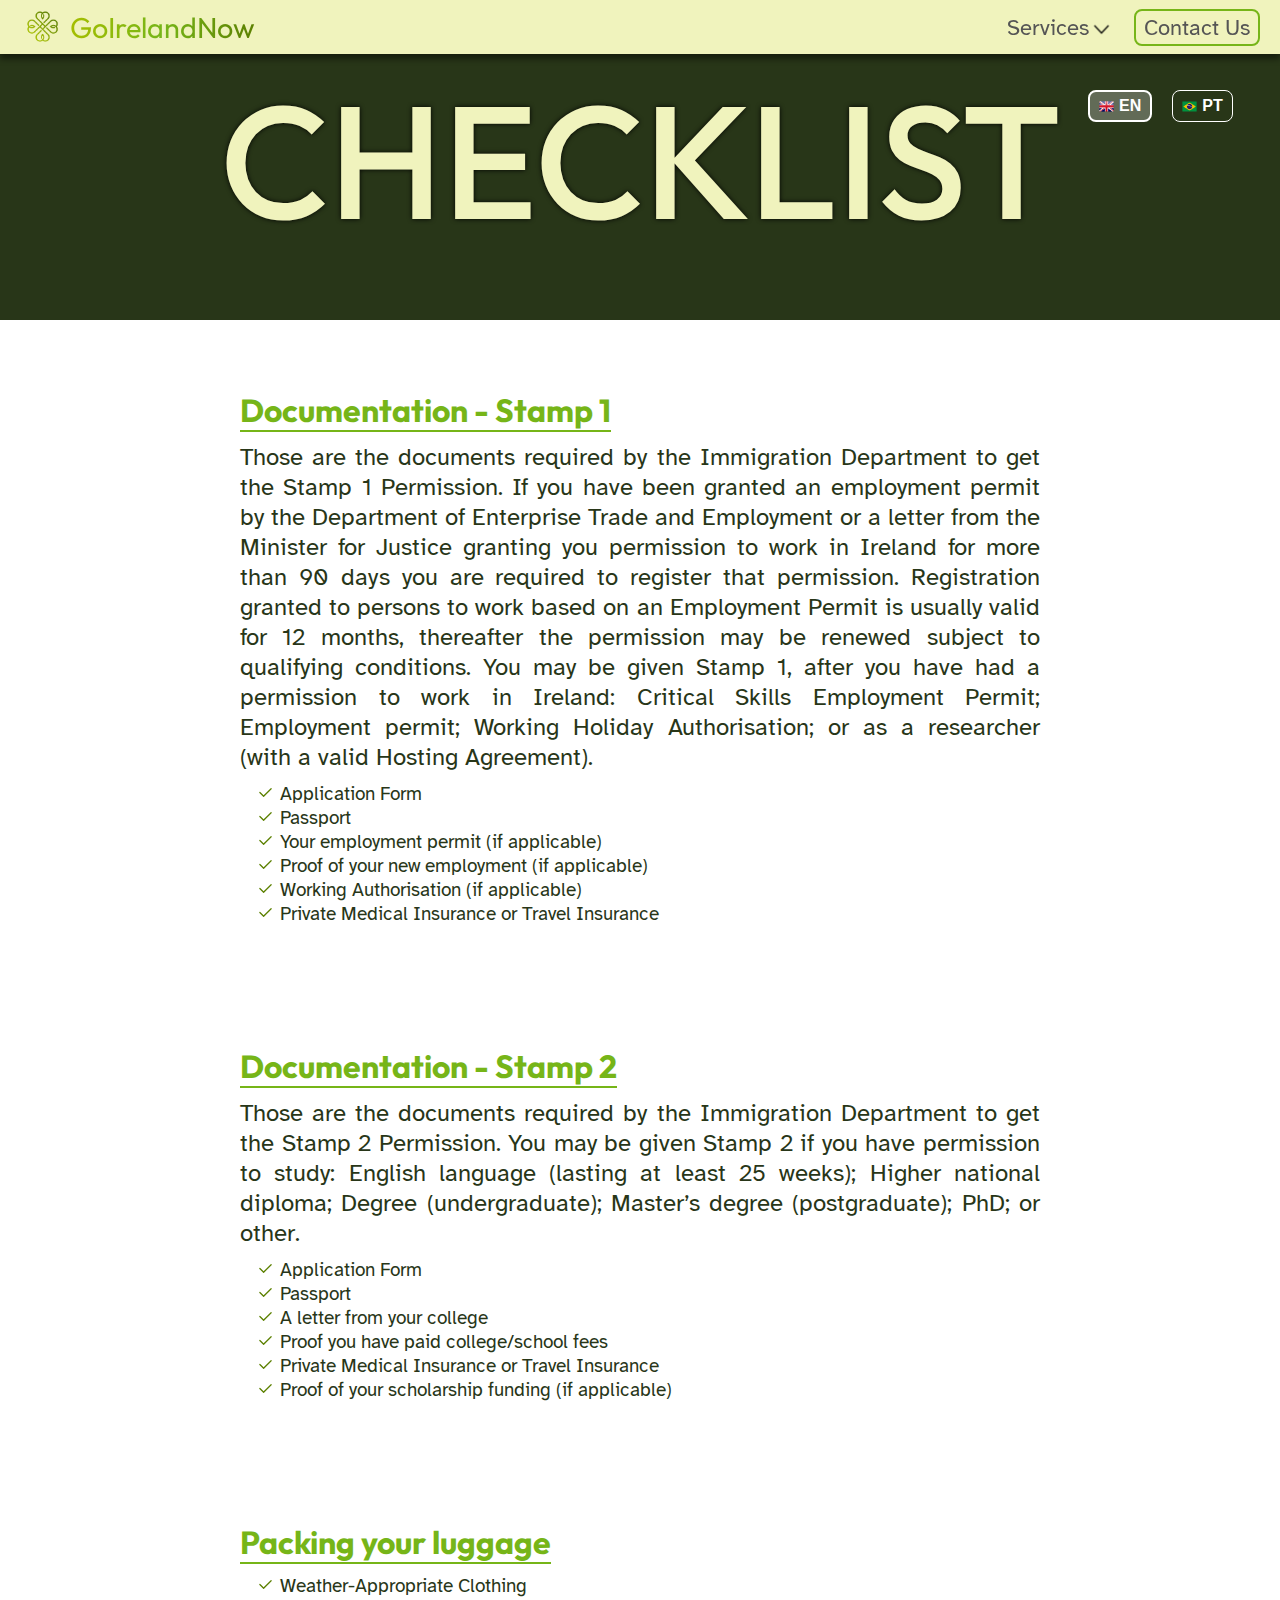
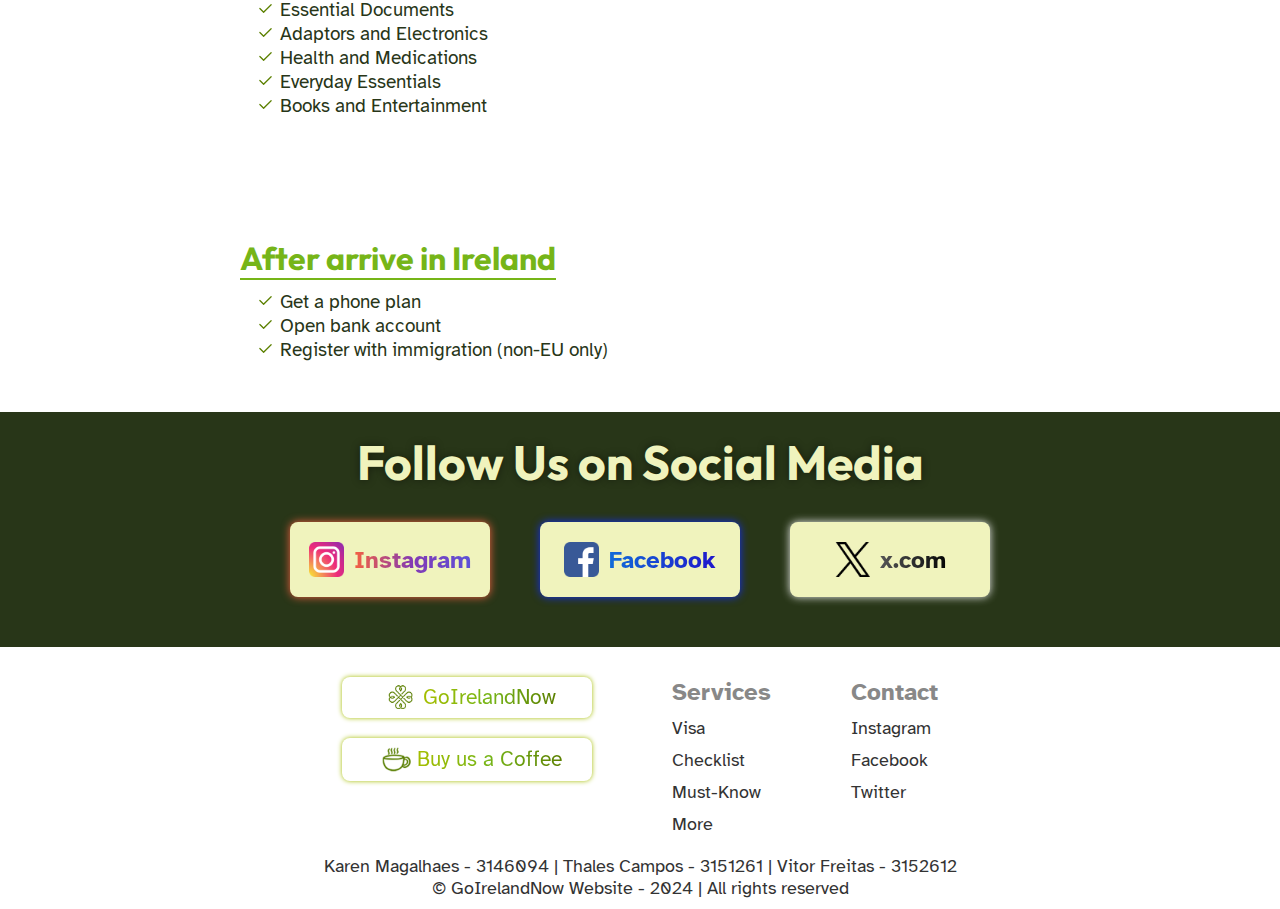
<file: pages/checklist.html>
<!DOCTYPE html>
<html lang="en">

<head>
    <!-- Description of the Website -->
    <meta name="description" content="Page to introduce the members of the website">
    <meta charset="UTF-8">
    <meta name="viewport" content="width=device-width, initial-scale=1.0">
    <!-- Title -->
    <title>GoIrelandNow</title>

    <!-- Imports -->
    <link rel="stylesheet" href="../styles/style.css">
    <link rel="stylesheet" href="../styles/components/content.css">
    <link rel="shortcut icon" href="../assets/icons/logo-l.png" type="image/x-icon">

</head>

<body>
    <!-- Header Section -->
    <header class="header">
        <a class="header__logo" href="../index.html">
            <img class="header__logo--icon" src="../assets/icons/logo-bg-transparent.png" alt="Logo of the WebSite">
            <p class="header__logo--website" lang="en">GoIrelandNow</p>
        </a>
        <div class="header__menu">
            <p class="header__menu__dropdown" data-pt="Serviços" data-en="Services">Services</p>
            <nav class="header__menu-nav__dropdown">
                <div class="nav-container">
                    <h2>About</h2>
                    <a href="../pages/about-us.html" data-pt="Sobre Criadores" data-en="About Creators">About
                        Creators</a>
                    <a href="../pages/about-project.html" data-en="About the Project" data-pt="Sobre o Projeto">About
                        the
                        Project</a>
                </div>
                <div class="nav-container">
                    <h2>Services</h2>
                    <a href="../pages/visa.html" data-pt="Visto" data-en="Visa">Visa</a>
                    <a href="../pages/checklist.html" lang="en">Checklist</a>
                    <a href="../pages/must-know.html" lang="en">Must-Know</a>
                    <a href="../pages/more.html" data-pt="Mais" data-en="More">More</a>
                </div>
            </nav>
            <a class="header__menu--link" href="../pages/contact-us.html" data-pt="Entre em Contato"
                data-en="Contact Us">Contact Us</a>
        </div>
        <!-- Mobile Menu -->
        <img src="../assets/icons/menu-burger.png" class="header__menu-mobile" alt="Menu">
        <div class="header__menu-mobile__overlay"></div>
        <div class="header__menu-mobile__dropdown">
            <img class="close-button" src="../assets/icons/x-icon2.png" alt="Close the Menu">

            <h2 data-pt="Sobre" data-en="About">About</h2>
            <a href="../pages/about-us.html" data-pt="Sobre Nós" data-en="About Us">About Us</a>
            <a href="../pages/about-project.html" class="lastItem" data-pt="Sobre Projeto" data-en="About Project">About
                Project</a>

            <h2 data-pt="Serviços" data-en="Services">Services</h2>
            <a href="../pages/visa.html" data-pt="Visto" data-en="Visa">Visa</a>
            <a href="../pages/checklist.html" lang="en">Checklist</a>
            <a href="../pages/must-know.html" lang="en">Must-know</a>
            <a href="../pages/more.html" class="lastItem" data-pt="Saiba Mais" data-en="More">More</a>
            <a href="../pages/contact-us.html" class="header__menu--link" data-pt="Entre em Contato"
                data-en="Contact Us">Contact Us</a>
        </div>
    </header>
    <!-- Translation Buttons -->
    <div class="translate">
        <div class="translate-button__container">
            <button id="en" class="translate--buttons button-active">
                <img src="../assets/icons/uk-flag.png" alt="United Kingdom Flag">
                <span>EN</span>
            </button>
            <button id="pt" class="translate--buttons ">
                <img src="../assets/icons/brazil-flag.png" alt="Brazilian Flag">
                <span>PT</span>
            </button>
        </div>
    </div>
    <!-- Main Content Section -->
    <main class="main">
        <section class="intro-pages">
            <div class="intro-pages__container">
                <h2 class="intro-pages__heading">CHECKLIST</h2>
            </div>
        </section>
        <section class="content">
            <h2 class="content__heading heading" data-en="Documentation - Stamp 1" data-pt="Documentação - Stamp 1">
                Documentation - Stamp 1</h2>
            <p class="content__desc"
                data-en="Those are the documents required by the Immigration Department to get the Stamp 1 Permission. If you have been granted an employment permit by the Department of Enterprise Trade and Employment or a letter from the Minister for Justice granting you permission to work in Ireland for more than 90 days you are required to register that permission.

                Registration granted to persons to work based on an Employment Permit is usually valid for 12 months, thereafter the permission may be renewed subject to qualifying conditions.
                You may be given Stamp 1, after you have had a permission to work in Ireland: Critical Skills Employment Permit; Employment permit; Working Holiday Authorisation; or as a researcher (with a valid Hosting Agreement)."
                data-pt="Esses são os documentos exigidos pelo Departamento de Imigração para obter o carimbo 1 de permissão. Se lhe foi concedida uma permissão de trabalho pelo Department of Enterprise Trade and Employment ou uma carta do Ministro da Justiça concedendo-lhe permissão para trabalhar na Irlanda por mais de 90 dias, é necessário registrar essa permissão. O registro concedido a pessoas para trabalhar com base em uma Permissão de Trabalho geralmente é válido por 12 meses; depois disso, a permissão pode ser renovada, sujeita a condições de qualificação.
                Você pode receber o carimbo 1 depois de ter recebido uma permissão para trabalhar na Irlanda: Critical Skills Employment Permit; Employment permit; Working Holiday Authorisation; ou como pesquisador (com um Hosting Agreement válido).">
                Those are the documents required by the Immigration Department to get the Stamp 1 Permission. If you
                have been granted an employment permit by the Department of Enterprise Trade and Employment or a letter
                from the Minister for Justice granting you permission to work in Ireland for more than 90 days you are
                required to register that permission.

                Registration granted to persons to work based on an Employment Permit is usually valid for 12 months,
                thereafter the permission may be renewed subject to qualifying conditions.
                You may be given Stamp 1, after you have had a permission to work in Ireland: Critical Skills Employment
                Permit; Employment permit; Working Holiday Authorisation; or as a researcher (with a valid Hosting
                Agreement).</p>
            <ul class="content__desc-list">
                <li data-en="Application Form" data-pt="Formuçário para Aplicação">Application Form</li>
                <li data-en="Passport" data-pt="Passaporte">Passport</li>
                <li data-en="Your employment permit (if applicable)" data-pt="Carta de emprego (se aplicavel)">Your
                    employment permit (if applicable)</li>
                <li data-en="Proof of your new employment (if applicable)" data-pt="Comprovação do novo emprego">Proof
                    of your new employment (if applicable)</li>
                <li data-en="Working Authorisation (if applicable)" data-pt="Autorização de trabalho (se aplicavel)">
                    Working Authorisation (if applicable)</li>
                <li data-en="Private Medical Insurance or Travel Insurance"
                    data-pt="Seguro médico ou de viagem privado">Private Medical Insurance or Travel Insurance</li>
            </ul>
        </section>
        <section class="content">
            <h2 class="content__heading heading" data-en="Documentation - Stamp 2" data-pt="Documentação - Stamp 2">
                Documentation - Stamp 2</h2>
            <p class="content__desc" data-en="Those are the documents required by the Immigration Department to get the Stamp 2 Permission. You may be
            given Stamp 2 if you have permission to study: English language (lasting at least 25 weeks); Higher
            national diploma; Degree (undergraduate); Master’s degree (postgraduate); PhD; or other." data-pt="Esses são os documentos exigidos pelo Departamento de Imigração para obter a Permissão do Carimbo 2. Você pode receber o
            O carimbo 2 pode ser concedido se você tiver permissão para estudar: Língua inglesa (com duração mínima de 25 semanas); Diploma nacional superior; Graduação
            diploma nacional superior; graduação (undergraduate); mestrado (postgraduate); doutorado (PhD); ou outro.">
                Those are the documents required by the Immigration Department to get the Stamp 2 Permission. You may be
                given Stamp 2 if you have permission to study: English language (lasting at least 25 weeks); Higher
                national diploma; Degree (undergraduate); Master’s degree (postgraduate); PhD; or other.</p>
            <ul class="content__desc-list">
                <li data-en="Application Form" data-pt="Formuçário para Aplicação">Application Form</li>
                <li data-en="Passport" data-pt="Passaporte">Passport</li>
                <li data-en="A letter from your college<" data-pt="Carta da escola">A letter from your college</li>
                <li data-en="Proof you have paid college/school fees" data-pt="Comprovação de pagamento">Proof you have paid college/school fees</li>
                <li data-en="Private Medical Insurance or Travel Insurance"
                    data-pt="Seguro médico ou de viagem privado">Private Medical Insurance or Travel Insurance</li>
                <li data-en="Proof of your scholarship funding (if applicable)" data-pt="Prova de bolsa (se aplicavel)">Proof of your scholarship funding (if applicable)</li>
            </ul>
        </section>
        <section class="content">
            <h2 class="content__heading heading" data-en="Packing your luggage" data-pt="Arrumando as malas">Packing your luggage</h2>
            <ul class="content__desc-list">
                <li data-en="Weather-Appropriate Clothing" data-pt="Roupas apropriadas para o clima">Weather-Appropriate Clothing</li>
                <li data-en="Essential Documents" data-pt="Documentos essenciais">Essential Documents</li>
                <li data-en="Adaptors and Electronics" data-pt="Adaptadores e eletronicos">Adaptors and Electronics</li>
                <li data-en="Health and Medications" data-pt="Medicamentos">Health and Medications</li>
                <li data-en="Everyday Essentials" data-pt="Produtos pessoais">Everyday Essentials</li>
                <li data-en="Books and Entertainment" data-pt="Traga algo para te entreter (Livros e Jogos)">Books and Entertainment</li>
            </ul>
        </section>
        <section class="content">
            <h2 class="content__heading heading" data-en="After arrive in Ireland" data-pt="Quando chegar na Irlanda">After arrive in Ireland</h2>
            <ul class="content__desc-list">
                <li data-en="Get a phone plan" data-pt="Contrate um plano de celular ">Get a phone plan</li>
                <li data-en="Open bank account" data-pt="Abra uma conta bancária (AIB)">Open bank account</li>
                <li data-en="Register with immigration (non-EU only)" data-pt="Registre para a imigração (se aplicavel)">Register with immigration (non-EU only)</li>
            </ul>
        </section>
        <!-- Social Media Links Section -->
        <aside class="social-media">
            <h2 class="social-media__heading heading" data-pt="Siga Nossas Redes Sociais"
                data-en="Follow Us on Social Media">Follow Us on Social Media</h2>
            <div class="social-media__container">
                <a class="social-media__card instagram-card" href="https://www.instagram.com/" target="_blank">
                    <img src="../assets/icons/instagram-icon.png" alt="Logo of the Instagram">
                    <p class="instagram-text">Instagram</p>
                </a>
                <a class="social-media__card facebook-card" href="https://www.facebook.com/" target="_blank">
                    <img src="../assets/icons/facebook-icon.png" alt="Logo of the Facebook">
                    <p class="facebook-text">Facebook</p>
                </a>
                <a class="social-media__card twitter-card" href="https://x.com/" target="_blank">
                    <img src="../assets/icons/x-twitter.png" alt="Logo of the X">
                    <p class="twitter-text">x.com</p>
                </a>
            </div>
        </aside>
    </main>
    <!-- Footer Section -->
    <footer class="footer">
        <div class="footer__container">
            <div class="footer__logo">
                <a href="../index.html" class="footer__logo__container">
                    <img class="footer__logo--icon" src="../assets/icons/logo-l2.png" alt="Logo of the WebSite">
                    <p class="footer__logo--website">GoIrelandNow</p>
                </a>
                <a href="https://buymeacoffee.com/" target="_blank" class="footer__logo__container">
                    <img class="footer__logo--icon" src="../assets/icons/coffee.png" alt="Buy us a coffee">
                    <p class="footer__logo--website" data-pt="Colabore" data-en="Buy us a Coffee">Buy us a Coffee</p>
                </a>
            </div>
            <div class="footer__services">
                <h2 class="footer__services__heading" data-pt="" data-en="">Services</h2>
                <a href="../pages/visa.html" class="footer__services__link" data-pt="Visto" data-en="Visa">Visa</a>
                <a href="../pages/checklist.html" class="footer__services__link">Checklist</a>
                <a href="../pages/must-know.html" class="footer__services__link">Must-Know</a>
                <a href="../pages/more.html" class="footer__services__link" data-pt="Mais" data-en="More">More</a>

            </div>
            <div class="footer__contact">
                <h2 class="footer__contact__heading" data-pt="" data-en="">Contact</h2>
                <a href="https://www.instagram.com/" target="_blank" class="footer__contact__link">Instagram</a>
                <a href="https://www.facebook.com/" target="_blank" class="footer__contact__link">Facebook</a>
                <a href="https://x.com/" target="_blank" class="footer__contact__link">Twitter</a>
            </div>
        </div>
        <p class="footer-copyright margin-top-20">Karen Magalhaes - 3146094 | Thales Campos - 3151261 | Vitor Freitas - 3152612</p>
        <p class="footer-copyright" data-pt="&copy; GoIrelandNow Website - 2024 | Todos os direitos reservados."
            data-en="&copy; GoIrelandNow Website - 2024 | All rights reserved.">&copy; GoIrelandNow Website - 2024 | All
            rights reserved</p>
    </footer>
    <!-- JavaScript files -->
    <script src="../src/header-menu-dropdown.js"></script>
    <script src="../src/translate.js"></script>
</body>

</html>
</file>
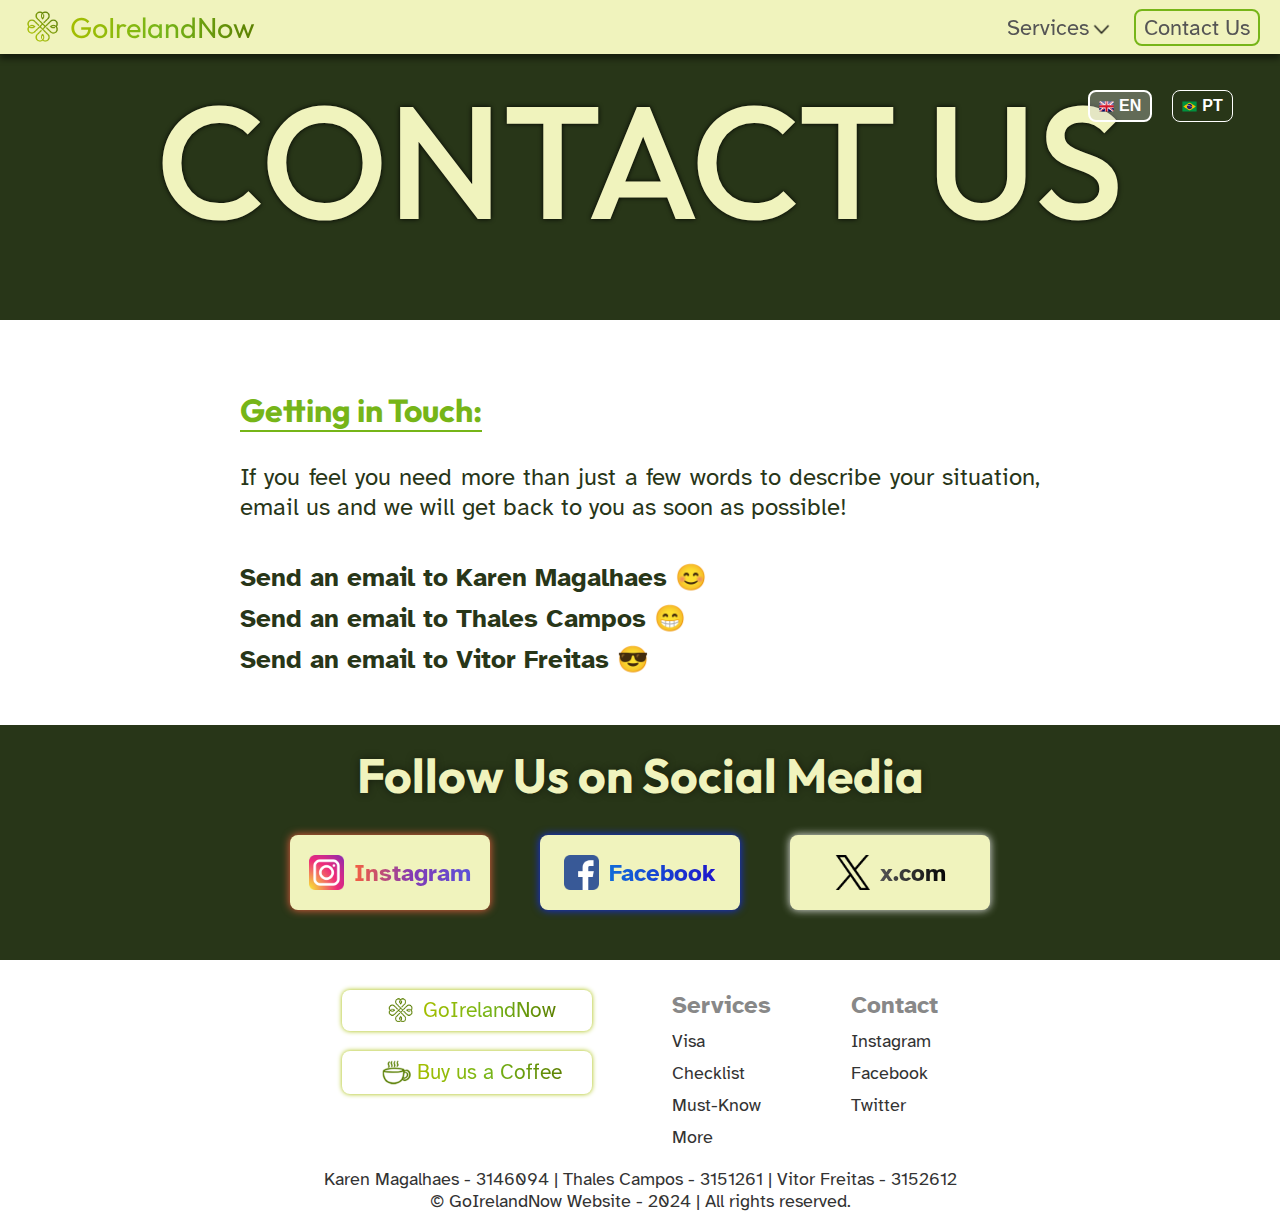
<file: pages/contact-us.html>
<!DOCTYPE html>
<html lang="en">

<head>
    <!-- Description of the Website -->
    <meta name="description" content="Page to introduce the members of the website">
    <meta charset="UTF-8">
    <meta name="viewport" content="width=device-width, initial-scale=1.0">
    <!-- Title -->
    <title>GoIrelandNow</title>

    <!-- Imports -->
    <link rel="stylesheet" href="../styles/style.css">
    <link rel="stylesheet" href="../styles/components/content.css">
    <link rel="shortcut icon" href="../assets/icons/logo-l.png" type="image/x-icon">

</head>

<body> 
    <!-- Header section -->
    <header class="header">
        <a class="header__logo" href="../index.html">
            <img class="header__logo--icon" src="../assets/icons/logo-bg-transparent.png" alt="Logo of the WebSite">
            <p class="header__logo--website">GoIrelandNow</p>
        </a>
        <!--Navigation menu-->
        <div class="header__menu">
            <p class="header__menu__dropdown">Services</p>
            <nav class="header__menu-nav__dropdown">
                <div class="nav-container">
                    <h2>About</h2>
                    <a href="../pages/about-us.html" data-pt="Sobre Criadores" data-en="About Creators">About
                        Creators</a>
                    <a href="../pages/about-project.html" data-en="About the Project" data-pt="Sobre o Projeto">About
                        the
                        Project</a>
                </div>
                <div class="nav-container">
                    <h2>Services</h2>
                    <a href="../pages/visa.html">Visa</a>
                    <a href="../pages/checklist.html">Checklist</a>
                    <a href="../pages/must-know.html">Must-Know</a>
                    <a href="../pages/more.html">More</a>
                </div>
            </nav>
            <a class="header__menu--link" href="../pages/contact-us.html">Contact Us</a>
        </div>
        <!-- Mobile menu button and overlay -->
        <img src="../assets/icons/menu-burger.png" class="header__menu-mobile" alt="Menu">
        <div class="header__menu-mobile__overlay"></div>
        <div class="header__menu-mobile__dropdown">
            <img class="close-button" src="../assets/icons/x-icon2.png" alt="Close the Menu">

            <h2 data-pt="Sobre" data-en="About">About</h2>
            <a href="../pages/about-us.html" data-pt="Sobre Nós" data-en="About Us">About Us</a>
            <a href="../pages/about-project.html" class="lastItem" data-pt="" data-en="">About Project</a>

            <h2 data-pt="Serviços" data-en="Services">Services</h2>
            <a href="../pages/visa.html" data-pt="Visto" data-en="Visa">Visa</a>
            <a href="../pages/checklist.html" lang="en">Checklist</a>
            <a href="../pages/must-know.html" lang="en">Must-know</a>
            <a href="../pages/more.html" class="lastItem" data-pt="Saiba Mais" data-en="More">More</a>
            <a href="../pages/contact-us.html" class="header__menu--link" data-pt="Entre em Contato"
                data-en="Contact Us">Contact Us</a>

        </div>
    </header>
    <!-- Language translation buttons -->
    <div class="translate">
        <div class="translate-button__container">
            <button id="en" class="translate--buttons button-active">
                <img src="../assets/icons/uk-flag.png" alt="United Kingdom Flag">
                <span>EN</span>
            </button>
            <button id="pt" class="translate--buttons ">
                <img src="../assets/icons/brazil-flag.png" alt="Brazilian Flag">
                <span>PT</span>
            </button>
        </div>
    </div>
    <!-- Main content section -->
    <main class="main">
        <section class="intro-pages">
            <div class="intro-pages__container">
                <h2 class="intro-pages__heading" data-pt="CONTATE NOS" data-en="CONTACT US">CONTACT US</h2>
            </div>
        </section>
        <section class="content">
            <h2 class="content__heading heading" data-pt="Entre em Contato" data-en="Getting in Touch:">Getting in
                Touch:
            </h2><br>
            <p class="content__desc"
                data-pt="Se achar que precisa de mais do que apenas algumas palavras para descrever sua situação, envie-nos um e-mail e entraremos em contato com você o mais rápido possível! "
                data-en="If you feel you need more than just a few words to describe your situation, email us and we will get back to you as soon as possible!">
                If you feel you need more than just a few words to describe your situation, email us and we will get
                back to you as soon as possible!</p><br>

            <p class="content__desc"> <a class="content--link" href="mailto:karen.ferreiramagalhaes@student.griffith.ie"
                    data-pt="Envie um email para Karen Magalhaes" data-en="Send an email to Karen Magalhaes 😊">Send an
                    email to Karen Magalhaes 😊</a></p>

            <p class="content__desc"><a class="content--link" href="mailto:thales.campos@student.griffith.ie"
                    data-pt="Envie um email para Thales Campos" data-en="Send an email to Thales Campos 😊">Send an
                    email to Thales Campos 😁</a></p>

            <p class="content__desc"> <a class="content--link" href="mailto:vitor.freitas@student.griffith.ie"
                    data-pt="Envie um email para Vitor Freitas" data-en="Send an email to Vitor Freitas 😊">Send an
                    email to Vitor Freitas 😎</a></p>

        </section>
        <!-- Social media section -->
        <aside class="social-media">
            <h2 class="social-media__heading heading">Follow Us on Social Media</h2>
            <div class="social-media__container">
                <a class="social-media__card instagram-card" href="https://www.instagram.com/" target="_blank">
                    <img src="../assets/icons/instagram-icon.png" alt="Logo of the Instagram">
                    <p class="instagram-text">Instagram</p>
                </a>
                <a class="social-media__card facebook-card" href="https://www.facebook.com/" target="_blank">
                    <img src="../assets/icons/facebook-icon.png" alt="Logo of the Facebook">
                    <p class="facebook-text">Facebook</p>
                </a>
                <a class="social-media__card twitter-card" href="https://x.com/" target="_blank">
                    <img src="../assets/icons/x-twitter.png" alt="Logo of the X">
                    <p class="twitter-text">x.com</p>
                </a>
            </div>
        </aside>
    </main>
    <!-- Footer section -->
    <footer class="footer">
        <div class="footer__container">
            <div class="footer__logo">
                <a href="../index.html" class="footer__logo__container">
                    <img class="footer__logo--icon" src="../assets/icons/logo-l2.png" alt="Logo of the WebSite">
                    <p class="footer__logo--website" >GoIrelandNow</p>
                </a>
                <a href="https://buymeacoffee.com/" target="_blank" class="footer__logo__container">
                    <img class="footer__logo--icon" src="../assets/icons/coffee.png" alt="Buy us a coffee">
                    <p class="footer__logo--website">Buy us a Coffee</p>
                </a>
            </div>
            <div class="footer__services">
                <h2 class="footer__services__heading">Services</h2>
                <a href="./visa.html" class="footer__services__link">Visa</a>
                <a href="./checklist.html" class="footer__services__link">Checklist</a>
                <a href="./must-know.html" class="footer__services__link">Must-Know</a>
                <a href="./more.html" class="footer__services__link">More</a>

            </div>
            <div class="footer__contact">
                <h2 class="footer__contact__heading">Contact</h2>
                <a href="https://www.instagram.com/" target="_blank" class="footer__contact__link">Instagram</a>
                <a href="https://www.facebook.com/" target="_blank" class="footer__contact__link">Facebook</a>
                <a href="https://x.com/" target="_blank" class="footer__contact__link">Twitter</a>
            </div>
        </div>
        <p class="footer-copyright margin-top-20">Karen Magalhaes - 3146094 | Thales Campos - 3151261 | Vitor Freitas -
            3152612</p>
        <p class="footer-copyright" data-pt="&copy; GoIrelandNow Website - 2024 | Todos os direitos reservados."
            data-en="&copy; GoIrelandNow Website - 2024 | All rights reserved.">&copy; GoIrelandNow Website - 2024 | All
            rights reserved.</p>
    </footer>
    <!-- JavaScript files -->
    <script src="../src/header-menu-dropdown.js"></script>
    <script src="../src/translate.js"></script>
</body>

</html>
</file>
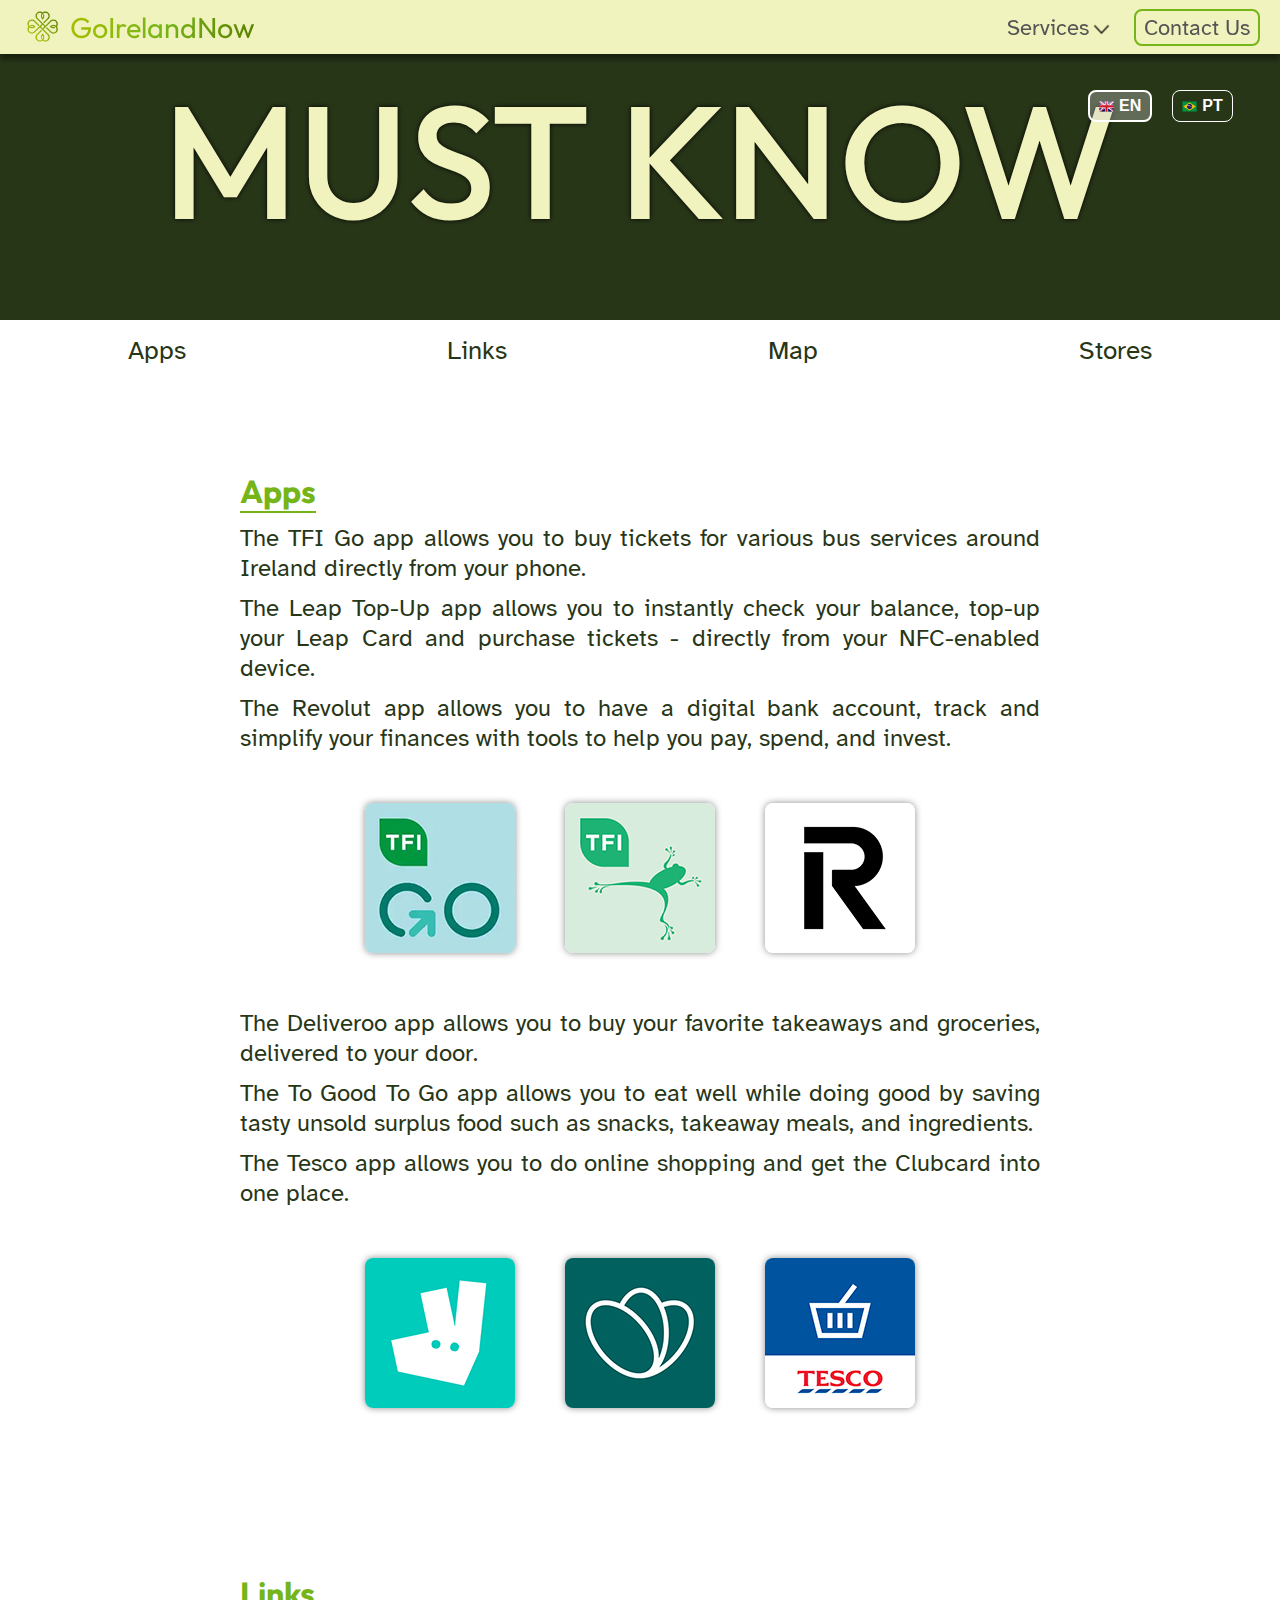
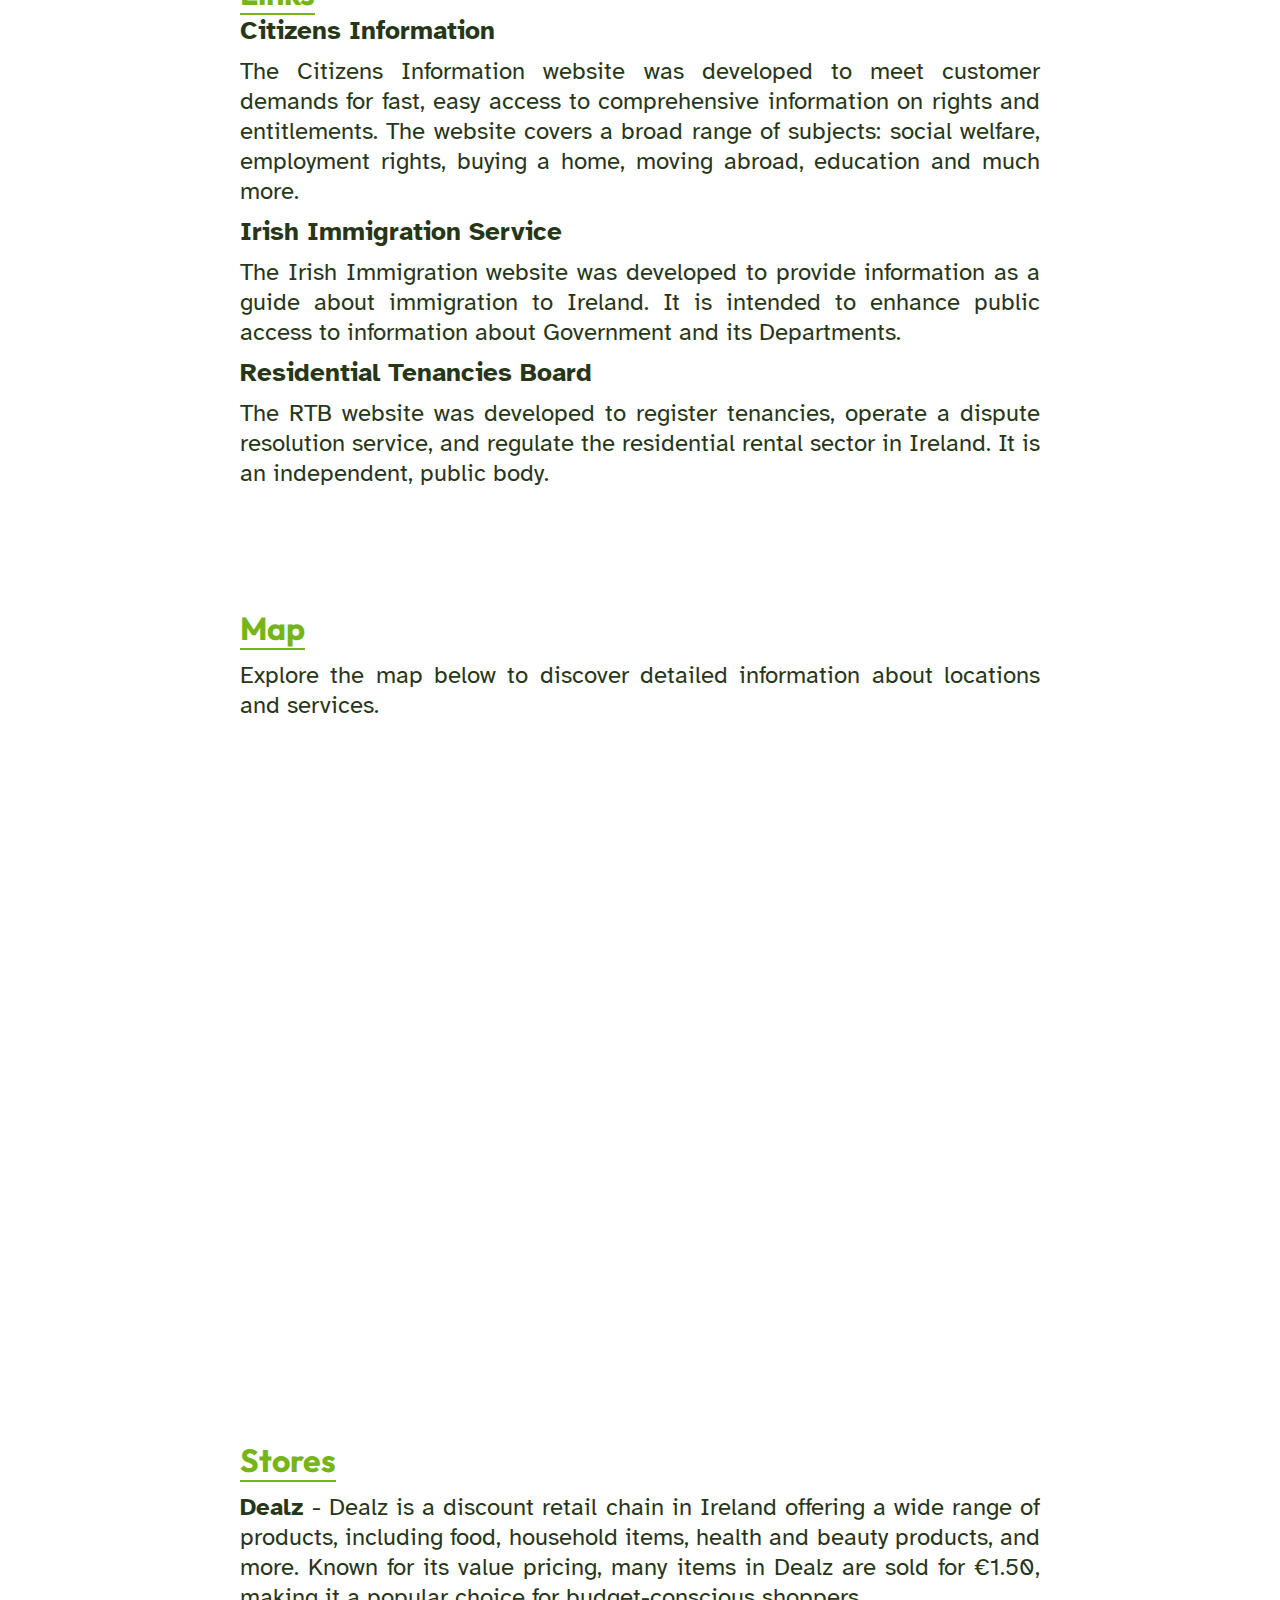
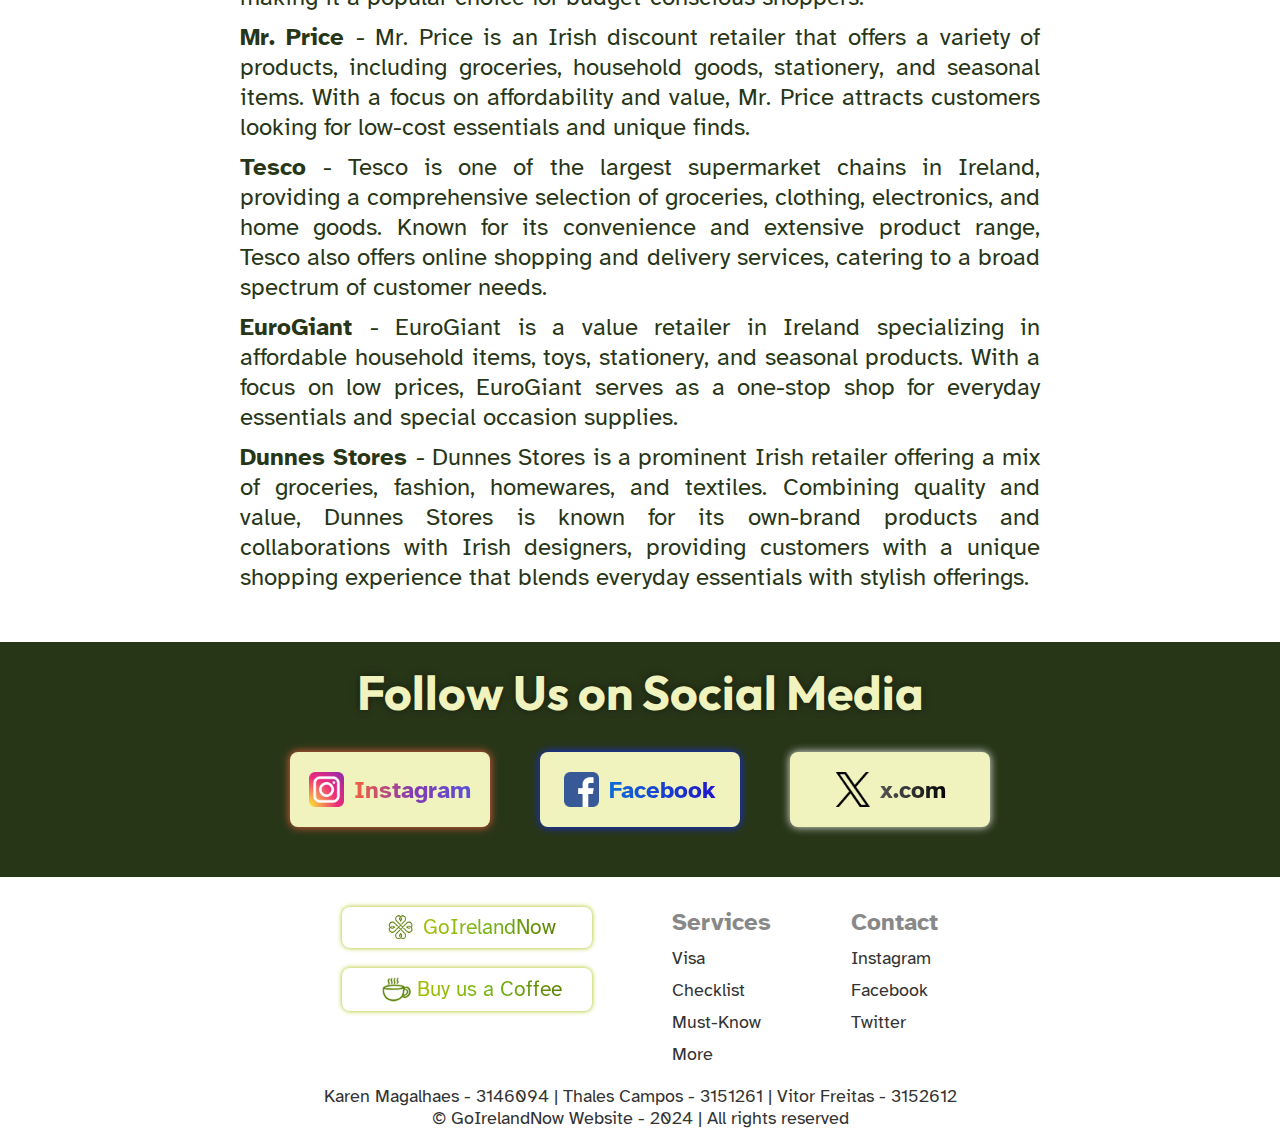
<file: pages/must-know.html>
<!DOCTYPE html>
<html lang="en">

<head>
    <!-- Description of the Website -->
    <meta name="description" content="Main page of the website">
    <meta charset="UTF-8">
    <meta name="viewport" content="width=device-width, initial-scale=1.0">
    <!-- Title -->
    <title>GoIrelandNow</title>

    <!-- Imports -->
    <link rel="stylesheet" href="../styles/style.css">
    <link rel="stylesheet" href="../styles/components/content.css">
    <link rel="stylesheet" href="../styles/must-know-style.css">
    <link rel="shortcut icon" href="../assets/icons/logo-l.png" type="image/x-icon">

</head>

<body>
    <!-- Header Section -->
    <header class="header">
        <a class="header__logo" href="../index.html">
            <img class="header__logo--icon" src="../assets/icons/logo-bg-transparent.png" alt="Logo of the WebSite">
            <p class="header__logo--website">GoIrelandNow</p>
        </a>
        <div class="header__menu">
            <p class="header__menu__dropdown">Services</p>
            <nav class="header__menu-nav__dropdown">
                <div class="nav-container">
                    <h2>About</h2>
                    <a href="../pages/about-us.html" data-pt="Sobre Criadores" data-en="About Creators">About
                        Creators</a>
                    <a href="../pages/about-project.html" data-en="About the Project" data-pt="Sobre o Projeto">About
                        the
                        Project</a>
                </div>
                <div class="nav-container">
                    <h2>Services</h2>
                    <a href="../pages/visa.html">Visa</a>
                    <a href="../pages/checklist.html">Checklist</a>
                    <a href="../pages/must-know.html">Must-Know</a>
                    <a href="../pages/more.html">More</a>
                </div>
            </nav>
            <a class="header__menu--link" href="../pages/contact-us.html">Contact Us</a>
        </div>
        <!-- Mobile Menu -->
        <img src="../assets/icons/menu-burger.png" class="header__menu-mobile" alt="Menu">
        <div class="header__menu-mobile__overlay"></div>
        <div class="header__menu-mobile__dropdown">
            <img class="close-button" src="../assets/icons/x-icon2.png" alt="Close the Menu">

            <h2 data-pt="Sobre" data-en="About">About</h2>
            <a href="../pages/about-us.html" data-pt="Sobre Nós" data-en="About Us">About Us</a>
            <a href="../pages/about-project.html" class="lastItem" data-pt="Sobre Projeto" data-en="About Project">About
                Project</a>

            <h2 data-pt="Serviços" data-en="Services">Services</h2>
            <a href="../pages/visa.html" data-pt="Visto" data-en="Visa">Visa</a>
            <a href="../pages/checklist.html" lang="en">Checklist</a>
            <a href="../pages/must-know.html" lang="en">Must-know</a>
            <a href="../pages/more.html" class="lastItem" data-pt="Saiba Mais" data-en="More">More</a>
            <a href="../pages/contact-us.html" class="header__menu--link" data-pt="Entre em Contato"
                data-en="Contact Us">Contact Us</a>

        </div>
    </header>
    <!-- Translation Buttons -->
    <div class="translate">
        <div class="translate-button__container">
            <button id="en" class="translate--buttons button-active">
                <img src="../assets/icons/uk-flag.png" alt="United Kingdom Flag">
                <span>EN</span>
            </button>
            <button id="pt" class="translate--buttons ">
                <img src="../assets/icons/brazil-flag.png" alt="Brazilian Flag">
                <span>PT</span>
            </button>
        </div>
    </div>
    <!-- Main Content Section -->
    <main class="main">
        <section class="intro-pages">
            <div class="intro-pages__container">
                <h2 class="intro-pages__heading">MUST KNOW</h2>
            </div>
        </section>
        <div class="main-services">
            <ul class="main-services__list">
                <li class="main-services__item">
                    <a href="#part01" class="main-services__item--link" data-en="Apps" data-pt="Aplicativos">Apps</a>
                </li>
                <li class="main-services__item">
                    <a href="#part02" class="main-services__item--link" data-en="Links" data-pt="Links">Links</a>
                </li>
                <li class="main-services__item">
                    <a href="#part03" class="main-services__item--link" data-en="Map" data-pt="Mapa">Map</a>
                </li>
                <li class="main-services__item">
                    <a href="#part04" class="main-services__item--link" data-en="Stores" data-pt="Lojas">Stores</a>
                </li>
            </ul>
        </div>
        <section class="content">
            <h2 class="content__heading heading" id="part01" data-en="Apps" data-pt="Aplicativos">Apps</h2>
            <p class="content__desc"
                data-en="The TFI Go app allows you to buy tickets for various bus services around Ireland directly from your phone."
                data-pt="O aplicativo TFI Go permite que você compre passagens para vários serviços de ônibus na Irlanda diretamente do seu telefone.">
                The TFI Go app allows you to buy tickets for various bus services around Ireland directly from your
                phone.</p>
            <p class="content__desc"
                data-en="The Leap Top-Up app allows you to instantly check your balance, top-up your Leap Card and purchase tickets - directly from your NFC-enabled device."
                data-pt="O aplicativo Leap Top-Up permite que você verifique instantaneamente seu saldo, recarregue seu cartão Leap e compre ingressos - diretamente de seu dispositivo habilitado para NFC.">
                The Leap Top-Up app allows you to instantly check your balance, top-up your Leap Card and purchase
                tickets - directly from your NFC-enabled device.</p>
            <p class="content__desc" data-en="The Revolut app allows you to have a digital bank account, track and simplify your
            finances with tools to help you pay, spend, and invest." data-pt="O app Revolut permite que você tenha uma conta bancária  , acompanhe e simplifique seu finanças com ferramentas para ajudá-lo a pagar, gastar e investir.">
                The Revolut app allows you to have a digital bank account, track and simplify your
                finances with tools to help you pay, spend, and invest.
            </p>
            <div class="must-know-app__container">
                <a href="https://play.google.com/store/apps/details?id=tfigo.app&hl=en_IE" target="_blank">
                    <img class="must-know__img" src="../assets/images/tfigo.jpg" alt="Logo of tfi go app">
                </a>
                <a href="https://play.google.com/store/apps/details?id=ie.leapcard.tnfc&hl=en_IE" target="_blank">
                    <img class="must-know__img" src="../assets/images/leaptopup.jpg" alt="Logo of leaptopup app">
                </a>
                <a href="https://play.google.com/store/apps/details?id=com.revolut.revolut&hl=en_IE" target="_blank">
                    <img class="must-know__img" src="../assets/images/revolut.jpg" alt="Logo of revolut app">
                </a>
            </div>
            <p class="content__desc" data-en="The Deliveroo app allows you to buy your favorite takeaways and groceries,
            delivered to your door." data-pt="O aplicativo Deliveroo permite que você compre seus lanches e mantimentos favoritos,
            entregue na sua porta.">The Deliveroo app allows you to buy your favorite takeaways and groceries,
                delivered to your door.</p>
            <p class="content__desc" data-en="The To Good To Go app allows you to eat well while doing good by saving tasty
            unsold surplus food such as snacks, takeaway meals, and ingredients." data-pt="O aplicativo To Good To Go permite que você coma bem e faça o bem, economizando saboroso excedentes de alimentos não vendidos, como lanches, refeições para viagem e ingredientes.">The To Good To Go app allows you to eat well while doing good by saving tasty
                unsold surplus food such as snacks, takeaway meals, and ingredients.</p>
            <p class="content__desc" data-en="The Tesco app allows you to do online shopping and get the Clubcard into one place." data-pt="O aplicativo Tesco permite que você faça compras online e coloque o Clubcard em um só lugar.">The Tesco app allows you to do online shopping and get the Clubcard into one place.
            </p>
            <div class="must-know-app__container">
                <a href="https://play.google.com/store/apps/details?id=com.deliveroo.orderapp&hl=en" target="_blank">
                    <img class="must-know__img" src="../assets/images/deliveroo.jpg" alt="Logo of deliveroo app">
                </a>
                <a href="https://play.google.com/store/apps/details?id=com.app.tgtg&hl=en_IE" target="_blank">
                    <img class="must-know__img" src="../assets/images/togoodtogo.jpg" alt="Logo of to good to go app">
                </a>
                <a href="https://play.google.com/store/apps/details?id=com.puca.tesco&hl=en_IE" target="_blank">
                    <img class="must-know__img" src="../assets/images/tesco.jpg" alt="Logo of tesco app">
                </a>
            </div>
        </section>
        <section class="content">
            <h2 class="content__heading heading" id="part02">Links</h2>
            <a href="https://www.citizensinformation.ie/en/" target="_blank" class="content--link" data-en="Citizens Information" data-pt="Informação de Cidadania">Citizens
                Information</a>
            <p class="content__desc" data-en="The Citizens Information website was developed to meet customer demands for fast,
            easy access to comprehensive information on rights and entitlements. The website covers a broad range of
            subjects: social welfare, employment rights, buying a home, moving abroad, education and much more." data-pt="O website Informação ao Cidadão foi desenvolvido para atender às demandas dos clientes por acesso rápido,
            acesso fácil a informações abrangentes sobre direitos e prerrogativas. O site cobre uma ampla gama de
            assuntos: assistência social, direitos trabalhistas, compra de casa, mudança para o exterior, educação e muito mais.">The Citizens Information website was developed to meet customer demands for fast,
                easy access to comprehensive information on rights and entitlements. The website covers a broad range of
                subjects: social welfare, employment rights, buying a home, moving abroad, education and much more.</p>
            <a href="https://www.irishimmigration.ie/" target="_blank" class="content--link" data-en="Irish Immigration Service" data-pt="Serviço de Imigração Irlandesa">Irish Immigration
                Service</a>
            <p class="content__desc" data-en="The Irish Immigration website was developed to provide information as a guide about
            immigration to Ireland. It is intended to enhance public access to information about Government and its
            Departments." data-pt="O site da Imigração Irlandesa foi desenvolvido para fornecer informações como um guia sobre
            imigração para a Irlanda. Pretende-se melhorar o acesso público à informação sobre o Governo e a sua
            Departamentos.">The Irish Immigration website was developed to provide information as a guide about
                immigration to Ireland. It is intended to enhance public access to information about Government and its
                Departments.</p>
            <a href="https://www.rtb.ie/" target="_blank" class="content--link" data-en="Residential Tenancies Board" data-pt="Conselho de Locações Residenciais">Residential Tenancies Board</a>
            <p class="content__desc" data-en=" The RTB website was developed to register tenancies, operate a dispute resolution
            service, and regulate the residential rental sector in Ireland. It is an independent, public body." data-pt="O site RTB foi desenvolvido para registrar locações, operar uma solução de disputas
            serviço e regular o setor de aluguel residencial na Irlanda. É um órgão público e independente."> The RTB website was developed to register tenancies, operate a dispute resolution
                service, and regulate the residential rental sector in Ireland. It is an independent, public body.</p>
        </section>
        <section class="content">
            <h2 class="content__heading heading" id="part03" data-en="Map" data-pt="Mapa">Map</h2>
            <p class="content__desc" data-en="Explore the map below to discover detailed information about locations and
            services." data-pt="Explore o mapa abaixo para descobrir informações detalhadas sobre locais e
            Serviços.">Explore the map below to discover detailed information about locations and
                services.</p>
            <div class="google-maps">
                <iframe
                    src="https://www.google.com/maps/embed?pb=!1m18!1m12!1m3!1d2438349.086905945!2d-10.856817365941843!3d53.35757048993975!2m3!1f0!2f0!3f0!3m2!1i1024!2i768!4f13.1!3m3!1m2!1s0x4859bae45c4027fb%3A0xcf7c1234cedbf408!2sIreland!5e0!3m2!1sen!2sie!4v1721592818300!5m2!1sen!2sie"
                    width="700" height="600" style="border:0;" allowfullscreen="" loading="lazy"
                    referrerpolicy="no-referrer-when-downgrade"></iframe>
            </div>
        </section>
        <section class="content">
            <h2 class="content__heading heading" id="part04" data-en="Stores" data-pt="Lojas">Stores</h2>
            <p class="content__desc">
                <strong>Dealz </strong>
                <span data-en=" - Dealz is a discount retail chain in Ireland offering a
                wide range of products, including food, household items, health and beauty products, and more. Known for
                its value pricing, many items in Dealz are sold for €1.50, making it a popular choice for
                budget-conscious shoppers."
                data-pt="- Dealz é uma rede de varejo de descontos na Irlanda que oferece um
                ampla gama de produtos, incluindo alimentos, utensílios domésticos, produtos de saúde e beleza e muito mais. Conhecido por
                seu preço acessível, muitos itens no Dealz são vendidos por € 1,50, tornando-o uma escolha popular para
                compradores preocupados com o orçamento.">
                    - Dealz is a discount retail chain in Ireland offering a
                    wide range of products, including food, household items, health and beauty products, and more. Known for
                    its value pricing, many items in Dealz are sold for €1.50, making it a popular choice for
                    budget-conscious shoppers.
                </span>
            </p>

            <p class="content__desc">
                <strong>Mr. Price </strong>
                <span data-en="- Mr. Price is an Irish discount retailer that offers a
                variety of products, including groceries, household goods, stationery, and seasonal items. With a focus
                on affordability and value, Mr. Price attracts customers looking for low-cost essentials and unique
                finds." data-pt="- Mr. Price é um varejista irlandês de descontos que oferece um
                variedade de produtos, incluindo mantimentos, utensílios domésticos, artigos de papelaria e itens sazonais. Com foco
                em acessibilidade e valor, o Sr. Price atrai clientes que procuram itens essenciais de baixo custo e exclusivos
                encontra.">
                    - Mr. Price is an Irish discount retailer that offers a
                    variety of products, including groceries, household goods, stationery, and seasonal items. With a focus
                    on affordability and value, Mr. Price attracts customers looking for low-cost essentials and unique
                    finds.
                </span>
            </p>

            <p class="content__desc">
                <strong>Tesco </strong>
                <span data-en="- Tesco is one of the largest supermarket chains in Ireland,
                providing a comprehensive selection of groceries, clothing, electronics, and home goods. Known for its
                convenience and extensive product range, Tesco also offers online shopping and delivery services,
                catering to a broad spectrum of customer needs." data-pt="- A Tesco é uma das maiores cadeias de supermercados da Irlanda,
                fornecendo uma seleção abrangente de mantimentos, roupas, eletrônicos e produtos domésticos. Conhecido por seu
                conveniência e ampla gama de produtos, a Tesco também oferece compras online e serviços de entrega,
                atendendo a um amplo espectro de necessidades dos clientes.">
                    - Tesco is one of the largest supermarket chains in Ireland,
                    providing a comprehensive selection of groceries, clothing, electronics, and home goods. Known for its
                    convenience and extensive product range, Tesco also offers online shopping and delivery services,
                    catering to a broad spectrum of customer needs.
                </span>
            </p>

            <p class="content__desc">
                <strong>EuroGiant </strong>
                <span data-en="- EuroGiant is a value retailer in Ireland specializing
                in affordable household items, toys, stationery, and seasonal products. With a focus on low prices,
                EuroGiant serves as a one-stop shop for everyday essentials and special occasion supplies." data-pt="- EuroGiant é um varejista de valor na Irlanda especializado
                em utensílios domésticos acessíveis, brinquedos, artigos de papelaria e produtos sazonais. Com foco em preços baixos,
                A EuroGiant serve como um balcão único para itens essenciais do dia a dia e suprimentos para ocasiões especiais.">
                    - EuroGiant is a value retailer in Ireland specializing
                    in affordable household items, toys, stationery, and seasonal products. With a focus on low prices,
                    EuroGiant serves as a one-stop shop for everyday essentials and special occasion supplies.
                </span></p>

            <p class="content__desc">
                <strong>Dunnes Stores </strong>
                <span data-en=" - Dunnes Stores is a prominent Irish retailer
                offering a mix of groceries, fashion, homewares, and textiles. Combining quality and value, Dunnes
                Stores is known for its own-brand products and collaborations with Irish designers, providing customers
                with a unique shopping experience that blends everyday essentials with stylish offerings." data-pt="- Dunnes Stores é um varejista irlandês proeminente
                oferecendo uma mistura de mantimentos, moda, utensílios domésticos e têxteis. Combinando qualidade e valor, Dunnes
                Stores é conhecida por seus produtos de marca própria e colaborações com designers irlandeses, oferecendo aos clientes
                com uma experiência de compra única que combina itens essenciais do dia a dia com ofertas elegantes.">
                    - Dunnes Stores is a prominent Irish retailer
                    offering a mix of groceries, fashion, homewares, and textiles. Combining quality and value, Dunnes
                    Stores is known for its own-brand products and collaborations with Irish designers, providing customers
                    with a unique shopping experience that blends everyday essentials with stylish offerings.
                </span>
            </p>
        </section>
        <!-- Social Media Links Section -->
        <aside class="social-media">
            <h2 class="social-media__heading heading">Follow Us on Social Media</h2>
            <div class="social-media__container">
                <a class="social-media__card instagram-card" href="https://www.instagram.com/" target="_blank">
                    <img src="../assets/icons/instagram-icon.png" alt="Logo of the Instagram">
                    <p class="instagram-text">Instagram</p>
                </a>
                <a class="social-media__card facebook-card" href="https://www.facebook.com/" target="_blank">
                    <img src="../assets/icons/facebook-icon.png" alt="Logo of the Facebook">
                    <p class="facebook-text">Facebook</p>
                </a>
                <a class="social-media__card twitter-card" href="https://x.com/" target="_blank">
                    <img src="../assets/icons/x-twitter.png" alt="Logo of the X">
                    <p class="twitter-text">x.com</p>
                </a>
            </div>
        </aside>
    </main>
    <!-- Footer Section -->
    <footer class="footer">
        <div class="footer__container">
            <div class="footer__logo">
                <a href="../index.html" class="footer__logo__container">
                    <img class="footer__logo--icon" src="../assets/icons/logo-l2.png" alt="Logo of the WebSite">
                    <p class="footer__logo--website" >GoIrelandNow</p>
                </a>
                <a href="https://buymeacoffee.com/" target="_blank" class="footer__logo__container">
                    <img class="footer__logo--icon" src="../assets/icons/coffee.png" alt="Buy us a coffee">
                    <p class="footer__logo--website">Buy us a Coffee</p>
                </a>
            </div>
            <div class="footer__services">
                <h2 class="footer__services__heading">Services</h2>
                <a href="./visa.html" class="footer__services__link">Visa</a>
                <a href="./checklist.html" class="footer__services__link">Checklist</a>
                <a href="./must-know.html" class="footer__services__link">Must-Know</a>
                <a href="./more.html" class="footer__services__link">More</a>

            </div>
            <div class="footer__contact">
                <h2 class="footer__contact__heading">Contact</h2>
                <a href="https://www.instagram.com/" target="_blank" class="footer__contact__link">Instagram</a>
                <a href="https://www.facebook.com/" target="_blank" class="footer__contact__link">Facebook</a>
                <a href="https://x.com/" target="_blank" class="footer__contact__link">Twitter</a>
            </div>
        </div>
        <p class="footer-copyright margin-top-20">Karen Magalhaes - 3146094 | Thales Campos - 3151261 | Vitor Freitas - 3152612</p>
        <p class="footer-copyright" data-pt="&copy; GoIrelandNow Website - 2024 | Todos os direitos reservados."
            data-en="&copy; GoIrelandNow Website - 2024 | All rights reserved.">&copy; GoIrelandNow Website - 2024 | All
            rights reserved</p>
    </footer>
    <!-- JavaScript files -->
    <script src="../src/header-menu-dropdown.js"></script>
    <script src="../src/translate.js"></script>
</body>

</html>
</file>
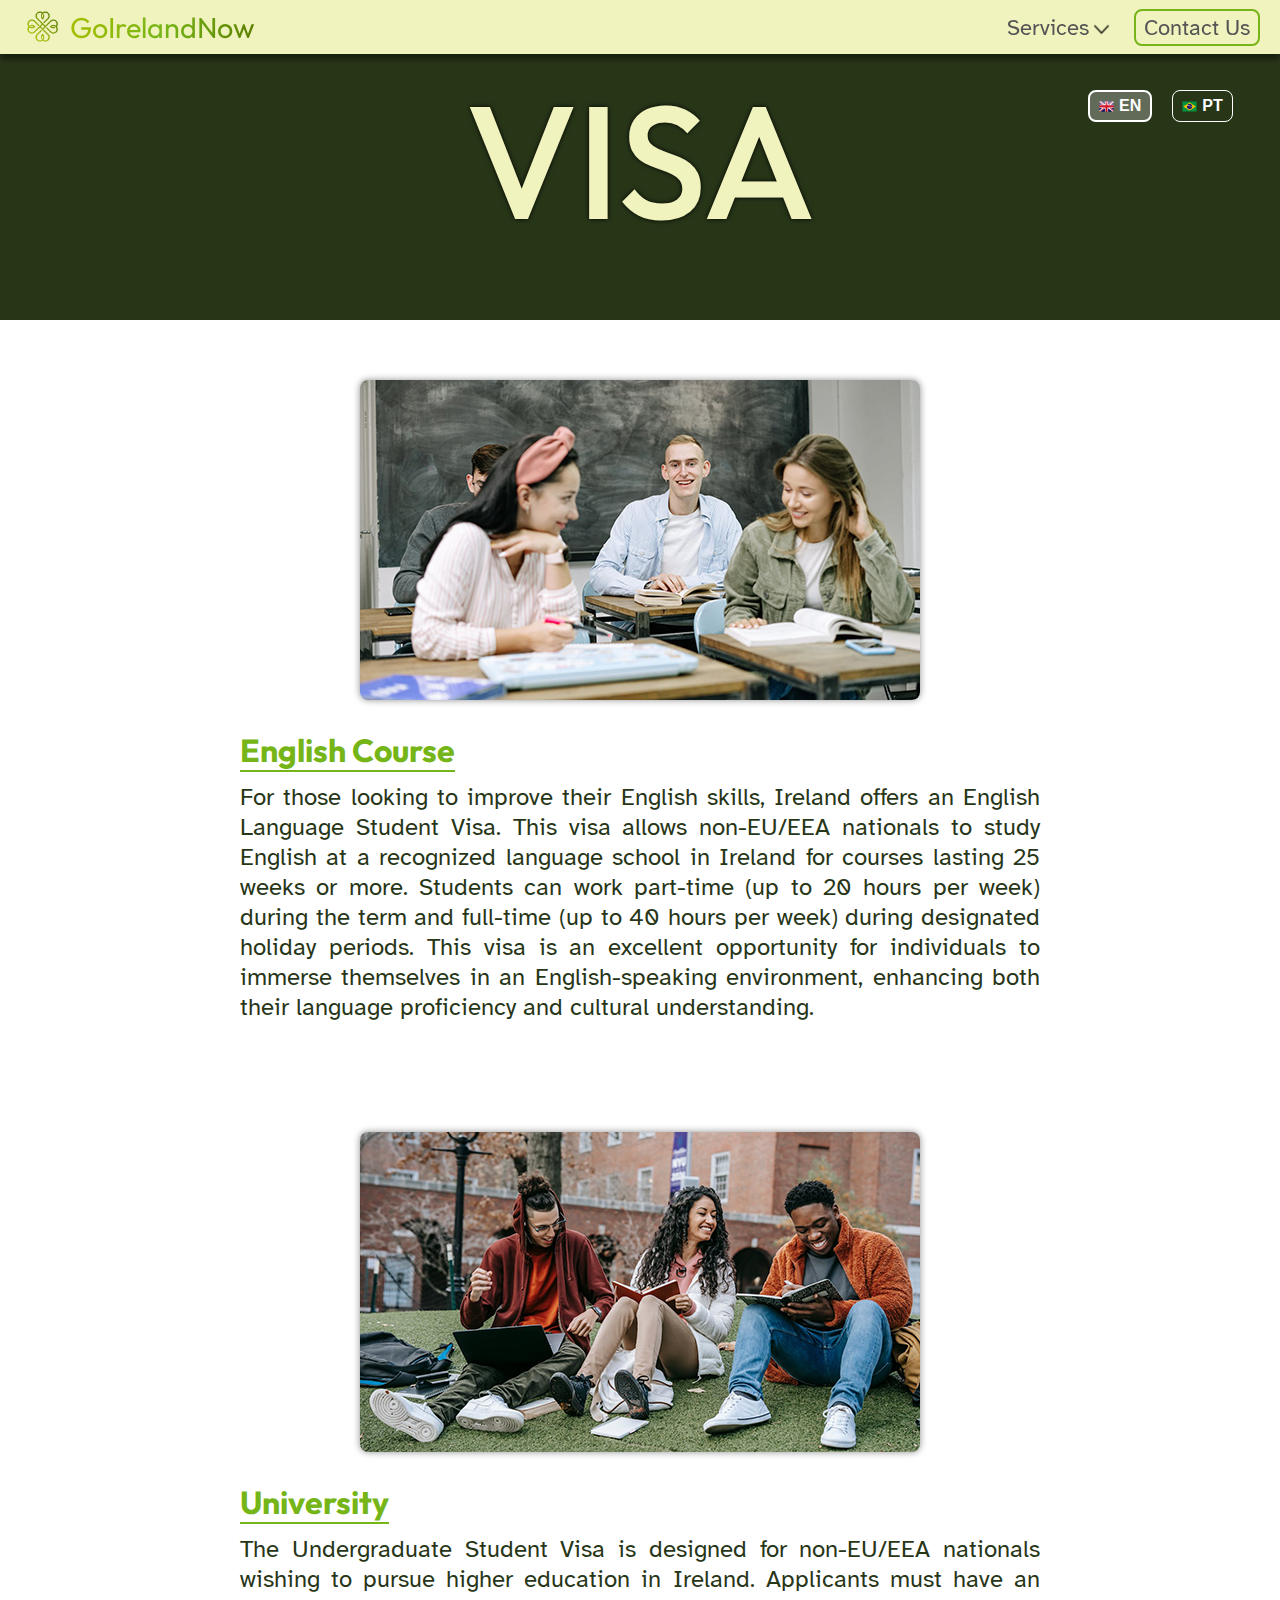
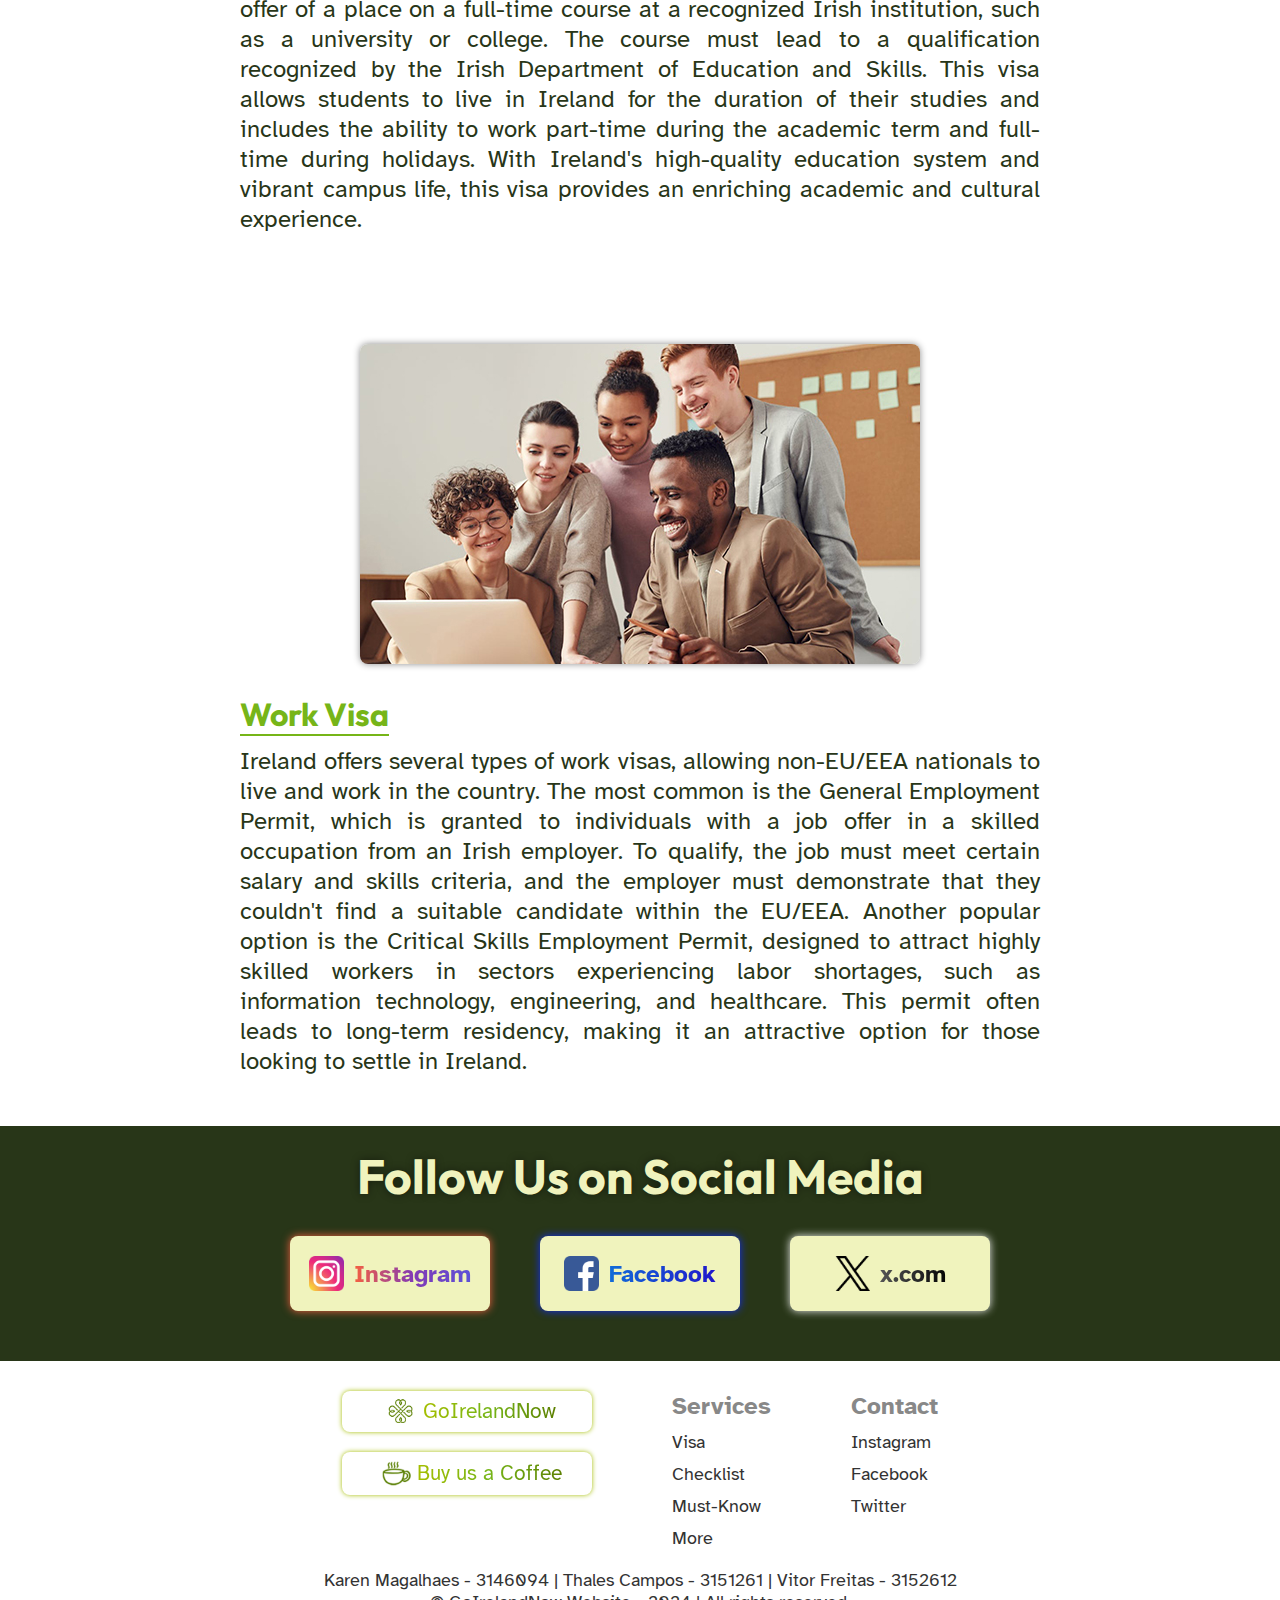
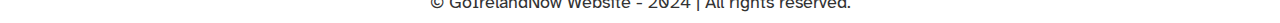
<file: pages/visa.html>
<!DOCTYPE html>
<html lang="en">

<head>
    <!-- Description of the Website -->
    <meta name="description" content="Page to introduce the members of the website">
    <meta charset="UTF-8">
    <meta name="viewport" content="width=device-width, initial-scale=1.0">
    <!-- Title -->
    <title>GoIrelandNow</title>

    <!-- Imports -->
    <link rel="stylesheet" href="../styles/style.css">
    <link rel="stylesheet" href="../styles/components/content.css">
    <link rel="shortcut icon" href="../assets/icons/logo-l.png" type="image/x-icon">

</head>

<body>
    <!-- Header Section -->
    <header class="header">
        <a class="header__logo" href="../index.html">
            <img class="header__logo--icon" src="../assets/icons/logo-bg-transparent.png" alt="Logo of the WebSite">
            <p class="header__logo--website">GoIrelandNow</p>
        </a>
        <!-- Navigation Menu -->
        <div class="header__menu">
            <p class="header__menu__dropdown">Services</p>
            <nav class="header__menu-nav__dropdown">
                <div class="nav-container">
                    <h2>About</h2>
                    <a href="../pages/about-us.html" data-pt="Sobre Criadores" data-en="About Creators">About
                        Creators</a>
                    <a href="../pages/about-project.html" data-en="About the Project" data-pt="Sobre o Projeto">About
                        the
                        Project</a>
                </div>
                <div class="nav-container">
                    <h2>Services</h2>
                    <a href="../pages/visa.html">Visa</a>
                    <a href="../pages/checklist.html">Checklist</a>
                    <a href="../pages/must-know.html">Must-Know</a>
                    <a href="../pages/more.html">More</a>
                </div>
            </nav>
            <a class="header__menu--link" href="../pages/contact-us.html">Contact Us</a>
        </div>
        <!-- Mobile Menu -->
        <img src="../assets/icons/menu-burger.png" class="header__menu-mobile" alt="Menu">
        <div class="header__menu-mobile__overlay"></div>
        <div class="header__menu-mobile__dropdown">
            <img class="close-button" src="../assets/icons/x-icon2.png" alt="Close the Menu">

            <h2 data-pt="Sobre" data-en="About">About</h2>
            <a href="../pages/about-us.html" data-pt="Sobre Nós" data-en="About Us">About Us</a>
            <a href="../pages/about-project.html" class="lastItem" data-pt="" data-en="">About Project</a>

            <h2 data-pt="Serviços" data-en="Services">Services</h2>
            <a href="../pages/visa.html" data-pt="Visto" data-en="Visa">Visa</a>
            <a href="../pages/checklist.html" lang="en">Checklist</a>
            <a href="../pages/must-know.html" lang="en">Must-know</a>
            <a href="../pages/more.html" class="lastItem" data-pt="Saiba Mais" data-en="More">More</a>
            <a href="../pages/contact-us.html" class="header__menu--link" data-pt="Entre em Contato"
                data-en="Contact Us">Contact Us</a>

        </div>
    </header>
    <!-- Language Translation Buttons -->
    <div class="translate">
        <div class="translate-button__container">
            <button id="en" class="translate--buttons button-active">
                <img src="../assets/icons/uk-flag.png" alt="United Kingdom Flag">
                <span>EN</span>
            </button>
            <button id="pt" class="translate--buttons ">
                <img src="../assets/icons/brazil-flag.png" alt="Brazilian Flag">
                <span>PT</span>
            </button>
        </div>
    </div>
    <!-- Main Content -->
    <main class="main">
        <section class="intro-pages">
            <div class="intro-pages__container">
                <h2 class="intro-pages__heading" data-pt="VISTO" data-en="VISA">VISA</h2>
            </div>
        </section>
        <section class="content">
            <div class="content__img">
                <img class="photo" src="../assets/images/pexels-english.jpg" alt="Students smilying font:pexels.com">
            </div>
            <h2 class="content__heading heading" data-pt="Curso de Ingês" data-en="English Course">English Course</h2>
            <p class="content__desc"
                data-pt="Para aqueles que desejam aprimorar seus conhecimentos de inglês, a Irlanda oferece um visto de estudante de inglês. Esse visto permite que cidadãos de fora da UE/EEE estudem inglês em uma escola de idiomas reconhecida na Irlanda para cursos com duração de 25 semanas ou mais. Os alunos podem trabalhar em tempo parcial (até 20 horas por semana) durante o período letivo e em tempo integral (até 40 horas por semana) durante os períodos de férias designados. Esse visto é uma excelente oportunidade para as pessoas mergulharem em um ambiente de língua inglesa, aprimorando sua proficiência no idioma e sua compreensão cultural."
                data-en="For those looking to improve their English skills, Ireland offers an English Language Student Visa. This visa allows non-EU/EEA nationals to study English at a recognized language school in Ireland for courses lasting 25 weeks or more. Students can work part-time (up to 20 hours per week) during the term and full-time (up to 40 hours per week) during designated holiday periods. This visa is an excellent opportunity for individuals to immerse themselves in an English-speaking environment, enhancing both their language proficiency and cultural understanding.">
                For those looking to improve their English skills, Ireland offers an English Language Student Visa. This
                visa allows non-EU/EEA nationals to study English at a recognized language school in Ireland for courses
                lasting 25 weeks or more. Students can work part-time (up to 20 hours per week) during the term and
                full-time (up to 40 hours per week) during designated holiday periods. This visa is an excellent
                opportunity for individuals to immerse themselves in an English-speaking environment, enhancing both
                their language proficiency and cultural understanding.</p>
        </section>
        <section class="content">
            <div class="content__img">
                <img class="photo" src="../assets/images/pexels-university.jpg" alt="Students smilying font:pexels.com">
            </div>

            <h2 class="content__heading heading" data-pt="Universidade" data-en="University">University</h2>
            <p class="content__desc"
                data-pt="O visto de estudante de graduação foi criado para cidadãos de fora da UE/EEE que desejam cursar o ensino superior na Irlanda. Os candidatos devem ter uma oferta de vaga em um curso de período integral em uma instituição irlandesa reconhecida, como uma universidade ou faculdade. O curso deve levar a uma qualificação reconhecida pelo Departamento de Educação e Habilidades da Irlanda. Esse visto permite que que os alunos morem na Irlanda durante o período de seus estudos e inclui a possibilidade de trabalhar em tempo parcial durante o período acadêmico e em período integral durante as férias. Com o sistema educacional de alta qualidade da Irlanda e a vida vibrante no campus, esse visto proporciona uma experiência acadêmica e cultural enriquecedora."
                data-en="The Undergraduate Student Visa is designed for non-EU/EEA nationals wishing to pursue higher education in Ireland. Applicants must have an offer of a place on a full-time course at a recognized Irish institution, such as a university or college. The course must lead to a qualification recognized by the Irish Department of Education and Skills. This visa allows students to live in Ireland for the duration of their studies and includes the ability to work part-time during the academic term and full-time during holidays. With Ireland's high-quality education system and vibrant campus life, this visa provides an academic and cultural experience.">
                The Undergraduate
                Student Visa is designed for non-EU/EEA
                nationals wishing to pursue higher education in Ireland. Applicants must have an offer of a place on a
                full-time course at a recognized Irish institution, such as a university or college. The course must
                lead to a qualification recognized by the Irish Department of Education and Skills. This visa allows
                students to live in Ireland for the duration of their studies and includes the ability to work part-time
                during the academic term and full-time during holidays. With Ireland's high-quality education system and
                vibrant campus life, this visa provides an enriching academic and cultural experience.
            </p>
        </section>
        <section class="content">
            <div class="content__img">
                <img class="photo" src="../assets/images/pexels-work.jpg" alt="Colleges smilying font:pexels.com">
            </div>
            <h2 class="content__heading heading" data-pt="Visto de Trabalho" data-en="Work Visa">Work Visa</h2>
            <p class="content__desc"
                data-pt="A Irlanda oferece vários tipos de vistos de trabalho, permitindo que
            cidadãos de fora da UE/EEE vivam e trabalhem no país. O mais comum é o General Employment Permit (Permissão Geral de Trabalho),
            que é concedido a indivíduos com uma oferta de emprego em uma ocupação qualificada de um empregador irlandês. Para
            Para se qualificar, o emprego deve atender a determinados critérios de salário e habilidades, e o empregador deve demonstrar que
            não conseguiu encontrar um candidato adequado na UE/EEE. Outra opção popular é o Critical Skills
            criada para atrair trabalhadores altamente qualificados em setores com escassez de mão de obra,
            como tecnologia da informação, engenharia e saúde. Essa permissão geralmente leva à residência de longo prazo
            residência de longo prazo, o que a torna uma opção atraente para aqueles que desejam se estabelecer na Irlanda." data-en="Ireland offers several types of work visas, allowing
            non-EU/EEA nationals to live and work in the country. The most common is the General Employment Permit,
            which is granted to individuals with a job offer in a skilled occupation from an Irish employer. To
            qualify, the job must meet certain salary and skills criteria, and the employer must demonstrate that
            they couldn't find a suitable candidate within the EU/EEA. Another popular option is the Critical Skills
            Employment Permit, designed to attract highly skilled workers in sectors experiencing labor shortages,
            such as information technology, engineering, and healthcare. This permit often leads to long-term
            residency, making it an attractive option for those looking to settle in Ireland.">Ireland offers several
                types of work visas, allowing
                non-EU/EEA nationals to live and work in the country. The most common is the General Employment Permit,
                which is granted to individuals with a job offer in a skilled occupation from an Irish employer. To
                qualify, the job must meet certain salary and skills criteria, and the employer must demonstrate that
                they couldn't find a suitable candidate within the EU/EEA. Another popular option is the Critical Skills
                Employment Permit, designed to attract highly skilled workers in sectors experiencing labor shortages,
                such as information technology, engineering, and healthcare. This permit often leads to long-term
                residency, making it an attractive option for those looking to settle in Ireland.
            </p>
        </section>
        <!-- Social media section -->
        <aside class="social-media">
            <h2 class="social-media__heading heading">Follow Us on Social Media</h2>
            <div class="social-media__container">
                <a class="social-media__card instagram-card" href="https://www.instagram.com/" target="_blank">
                    <img src="../assets/icons/instagram-icon.png" alt="Logo of the Instagram">
                    <p class="instagram-text">Instagram</p>
                </a>
                <a class="social-media__card facebook-card" href="https://www.facebook.com/" target="_blank">
                    <img src="../assets/icons/facebook-icon.png" alt="Logo of the Facebook">
                    <p class="facebook-text">Facebook</p>
                </a>
                <a class="social-media__card twitter-card" href="https://x.com/" target="_blank">
                    <img src="../assets/icons/x-twitter.png" alt="Logo of the X">
                    <p class="twitter-text">x.com</p>
                </a>
            </div>
        </aside>
    </main>
    <!-- Footer section -->
    <footer class="footer">
        <div class="footer__container">
            <div class="footer__logo">
                <a href="../index.html" class="footer__logo__container">
                    <img class="footer__logo--icon" src="../assets/icons/logo-l2.png" alt="Logo of the WebSite">
                    <p class="footer__logo--website" >GoIrelandNow</p>
                </a>
                <a href="https://buymeacoffee.com/" target="_blank" class="footer__logo__container">
                    <img class="footer__logo--icon" src="../assets/icons/coffee.png" alt="Buy us a coffee">
                    <p class="footer__logo--website">Buy us a Coffee</p>
                </a>
            </div>
            <div class="footer__services">
                <h2 class="footer__services__heading">Services</h2>
                <a href="./visa.html" class="footer__services__link">Visa</a>
                <a href="./checklist.html" class="footer__services__link">Checklist</a>
                <a href="./must-know.html" class="footer__services__link">Must-Know</a>
                <a href="./more.html" class="footer__services__link">More</a>

            </div>
            <div class="footer__contact">
                <h2 class="footer__contact__heading">Contact</h2>
                <a href="https://www.instagram.com/" target="_blank" class="footer__contact__link">Instagram</a>
                <a href="https://www.facebook.com/" target="_blank" class="footer__contact__link">Facebook</a>
                <a href="https://x.com/" target="_blank" class="footer__contact__link">Twitter</a>
            </div>
        </div>
        <p class="footer-copyright margin-top-20">Karen Magalhaes - 3146094 | Thales Campos - 3151261 | Vitor Freitas -
            3152612</p>
        <p class="footer-copyright" data-pt="&copy; GoIrelandNow Website - 2024 | Todos os direitos reservados."
            data-en="&copy; GoIrelandNow Website - 2024 | All rights reserved.">&copy; GoIrelandNow Website - 2024 | All
            rights reserved.</p>
    </footer>
    <!-- JavaScript files -->
    <script src="../src/header-menu-dropdown.js"></script>
    <script src="../src/translate.js"></script>
</body>

</html>
</file>
<file: styles/index-style.css>
@import './components/page-header.css';
@import './components/main-services.css';
@import './components/intro.css';
@import './components/about-ireland.css';
@import './components/social-media.css';
</file>
<file: styles/components/content.css>
/* Importing Components */
@import './social-media.css';
@import '../abstract/variables.css';
/* General styles for the content */
.intro-pages {
    background-color: var(--bg-intro-section);
    width: 100vw;
    height: 320px;
    display: flex;
    justify-content: center;
    align-items: flex-end;
    color: var(--cream);
}
.intro-pages__container {
    margin: auto;
}
.intro-pages__heading {
    font-size: 10rem;
    font-family: "Outfit", sans-serif;
    font-weight: 500;
    font-style: normal;
    text-shadow: 0 0 5px black;
}
.content {
    background-color: var(--white);
    color: var(--font-color);
    max-width:800px;
    margin: auto;
    padding: 40px 0;
}
.content__heading {
    color: var(--apple-green);
    font-size: 2rem;
    width: fit-content;
    border-bottom: 2px solid var(--apple-green);
    margin-top: 30px;
}
.content__desc {
    font-size: 1.5rem;
    margin-top: 10px;
    margin-bottom: 10px;
    text-align: justify;
}
.content__desc__small {
    font-size: 3rem;
    margin-top: 10px;
    text-align: justify;
}
.content__desc-list{
    font-size: 1.2rem;
    padding-left: 40px;
    margin-top: 10px;
    margin-bottom: 10px;
    list-style-image: url('data:image/svg+xml,<svg xmlns="http://www.w3.org/2000/svg" viewBox="0 0 24 24" fill="%235C8001"><path d="M9 19c-.26 0-.51-.1-.71-.29l-6-6A.996.996 0 1 1 3.7 11.3l5.29 5.29L20.28 5.3a.996.996 0 1 1 1.41 1.41l-12 12c-.2.2-.45.29-.71.29Z"></path></svg>'); /*source: svgbackgrounds.com*/
}
.content__desc-list li::marker {
    font-size: 2rem;
    line-height:  .1rem; 
}
.content__img__about-us img {
    display: block;
    width: 100%;
}
.content__img__about-project img,
.content__img__about-ireland img,
.more__img {
    display: block;
    width: 100%;
    height: 100%;
    margin-top: 25px;
}
.photo {
    border-radius: 8px;
    width: 100%;
    display: block;
    margin: 20px auto;
    width: auto;
    box-shadow: 0 0 7px var(--black-shadow);
}
.content--link {
    font-size: 1.6rem;
    font-weight: bold;
    color: var(--font-color);
    position: relative;
}
.content--link::after {
    content: '';
    position: absolute;
    width: 100%;
    height: 2px;
    background-color: var(--lime);
    top: 100%;
    left: 0;
    transform: scaleX(0);
    transform-origin: right;
    transition: transform 250ms ease-out;
}
.content--link:hover::after {
    transform: scaleX(1);
    transform-origin: left;
}
/* About-us modification */
.about-us__content {
    padding-top: 0;
    max-width: 650px;
}
/* Large Screens in vertical mode */
@media all and (max-width: 1100px)  and (min-height: 1400px) {
    .intro-pages {
        height: 250px;
        padding: 15px 0;
    }
    .intro-pages__heading {
        font-size: 8rem;
    }
}
/* Ipads and Large Screens */
@media all and (max-width: 1100px)  and (min-height: 1000px) and (max-height: 1400px) {
    .intro-pages__heading {
        font-size: 8rem;
    }
}
@media all and (max-width: 1100px)  and (max-height: 800px) {
    .intro-pages {
        height: 250px;
    }
    .intro-pages__container {
        position: relative;
        top: 40px;
    }
    .intro-pages__heading {
        margin-top: -80px; 
        margin-bottom: 30px;   
    }
}
@media all and (max-width: 900px) {
    .content {
        padding: 30px 10px;
    }
    .content__heading {
        margin-top: 15px;
    }
    .content__desc, .content__desc-list {
        font-size: 1.125rem;
    }
    .intro-pages {
        padding: 15px 0;
    }
    .intro-pages__heading {
        font-size: 6rem;
    }    
}
@media all and (max-width: 600px) {
    .content {
        padding: 10px 15px;
    }
    .content__heading {
        font-size: 1.75rem;
        margin-top: 5px;
    }
    .content__desc, .content__desc-list {
        font-size: .925rem;
    }
    .intro-pages {
        flex-direction: column;
        gap: 0px;
        padding: 100px 0 10px 0px;
        height: fit-content;    
    }
    .intro-pages__heading {
        font-size: 3rem;
        text-align: center;
    }   
    .content__img{
        display: block;
        width: 100%;
        margin-top: 25px;
    }
    .photo{
        display: block;
        width: 100%;
        margin-top: 25px;
    }    
}
</file>
<file: styles/style.css>
@charset "UTF-8";

/* Importing files */
@import './abstract/reset.css';
@import './abstract/variables.css';

/* Components */
@import './utils/button.css';
@import './utils/heading.css';
@import './components/translate-buttons.css';

/* Importing Components */
@import './components/header.css';
@import './components/footer.css';
</file>
<file: styles/must-know-style.css>
@charset "UTF-8";

/* Importing files */
@import './abstract/reset.css';
@import './abstract/variables.css';
@import './utils/button.css';
@import './utils/heading.css';

/* Importing Components */
@import './components/header.css';
@import './components/footer.css';
@import './components/main-services.css';
@import './components/content.css';
@import './components/about-ireland.css';
@import './components/social-media.css';

.must-know {
    background-color: var(--white);
    color: var(--font-color);
    max-width: 680px;
    margin: auto;
    padding: 40px 0;
}
.must-know__heading {
    color: var(--apple-green);
    font-size: 2rem;
    width: fit-content;
    border-bottom: 2px solid var(--apple-green);
    margin-top: 30px;
}
.must-know__desc {
    font-size: 1.5rem;
    margin-top: 10px;
    margin-bottom: 10px;
    text-align: justify;
}
.must-know__img {
    margin: 20px auto;
    width: 150px;
    height: 150px;
    border-radius: 8px;
    box-shadow: 0 0 7px var(--black-shadow);
    width: fit-content;
    transition: transform 350ms;
}
.must-know__img:hover {
    transform: translateY(1px);
    box-shadow: 0 0 22px var(--black-shadow);
}
.must-know-app__container {
    display: flex;
    justify-content: center;
    align-items: center;
    gap: 50px;
    margin: 30px 0;
}
.google-maps {
    position: relative;
    padding-bottom: 75%;
    height: 0;
    overflow: hidden;
}
.google-maps iframe {
    width: 100%;
    height: 100%;
    position: absolute;
    top: 0;
    left: 0;
}
@media all and (max-width: 850px) {
    .must-know {
        padding: 30px 10px;
    }
    .must-know__img, .photo {
        width: 80px;
        height: 80px;
    }   
    .must-know__container {
        width: 320px;
        height: 250px;
    }   
    .must-know__heading {
        font-size: 2.2rem;
        margin-top: 15px;
    }
    .must-know__desc {
        font-size: 1.125rem;
    }
}
@media all and (max-width: 550px) {
    .must-know {
        flex-direction: column;
        gap: 0px;
        padding: 10px 15px;    
    }
    .must-know__img, .photo {
        width: 80px;
        height: 80px;
    }    
    .must-know__container {
        width: auto;
        height: auto;
        flex-direction: column;
        align-items: center;
        gap: 10px;
    }   
    .must-know__heading {
        font-size: 1.75rem;
        margin-top: 5px;
    }
    .must-know__desc {
        text-align: center;
        font-size: .925rem;
    }
}
</file>
